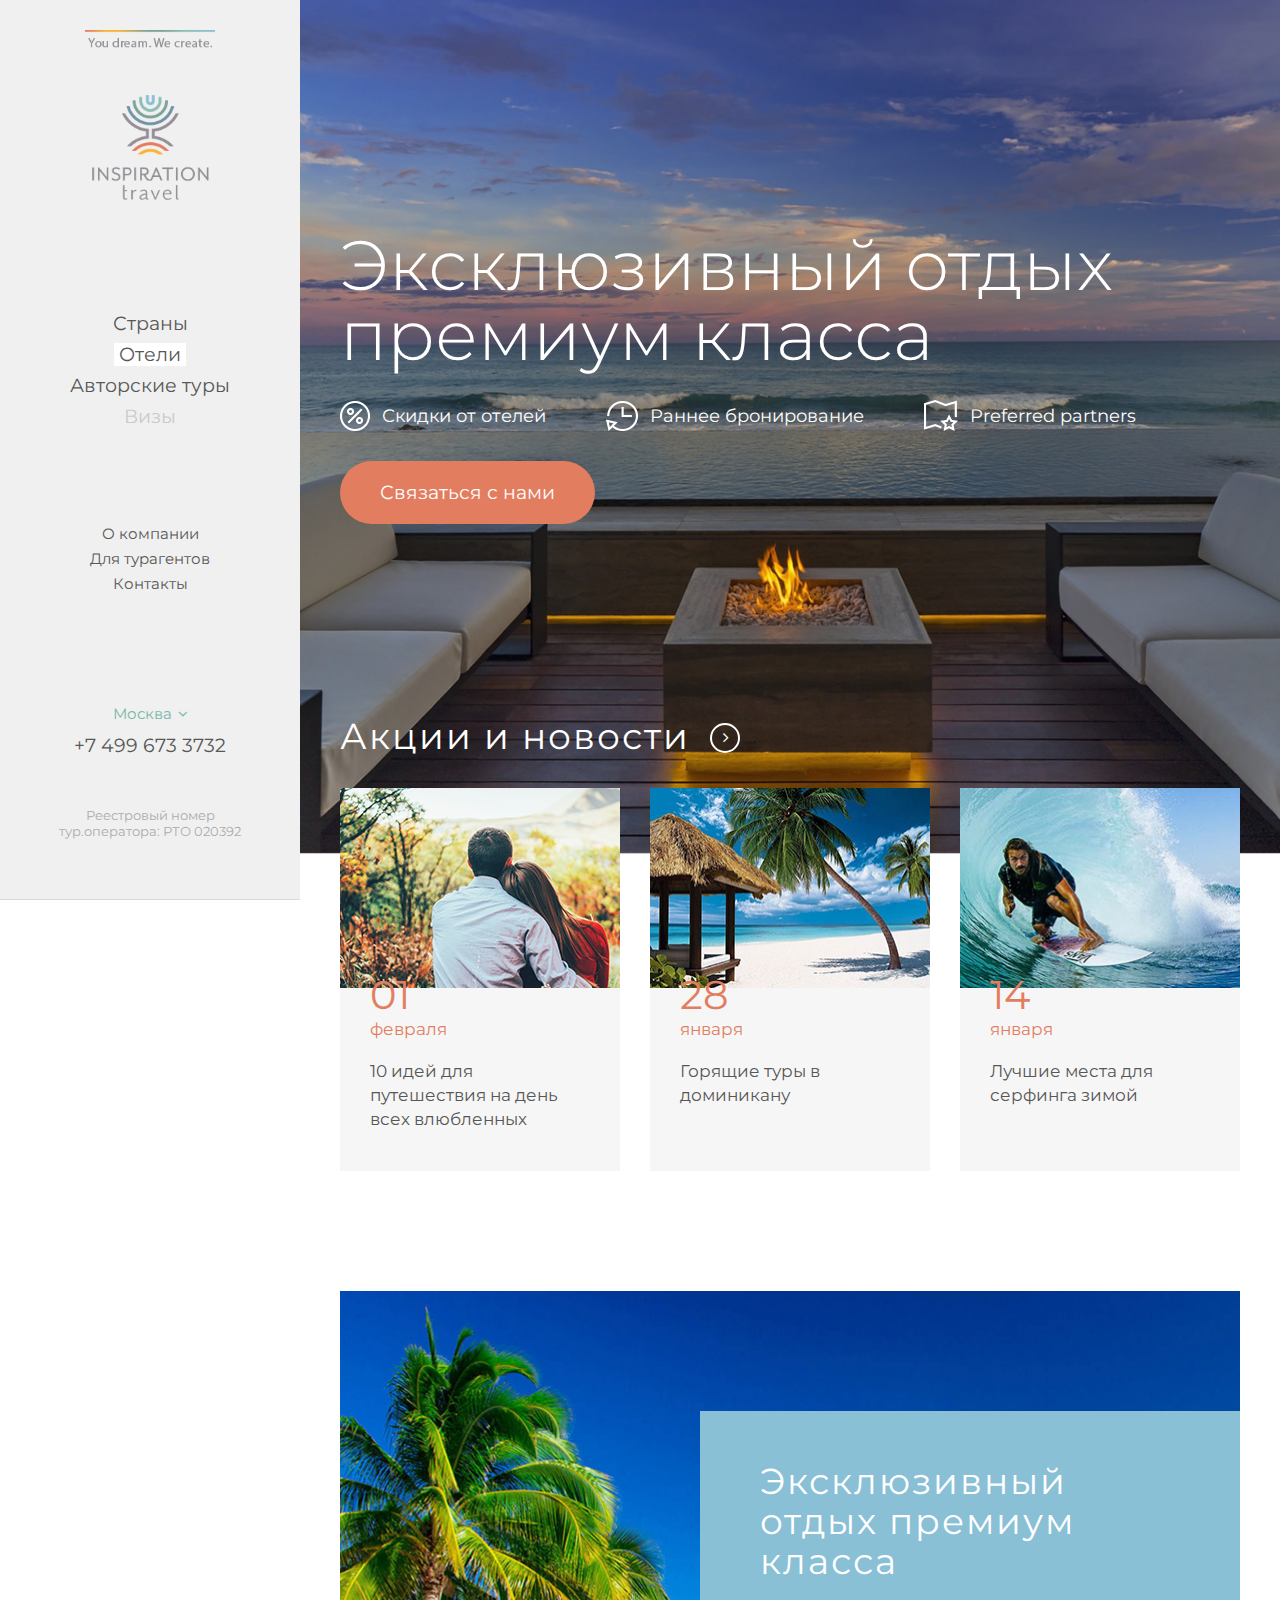
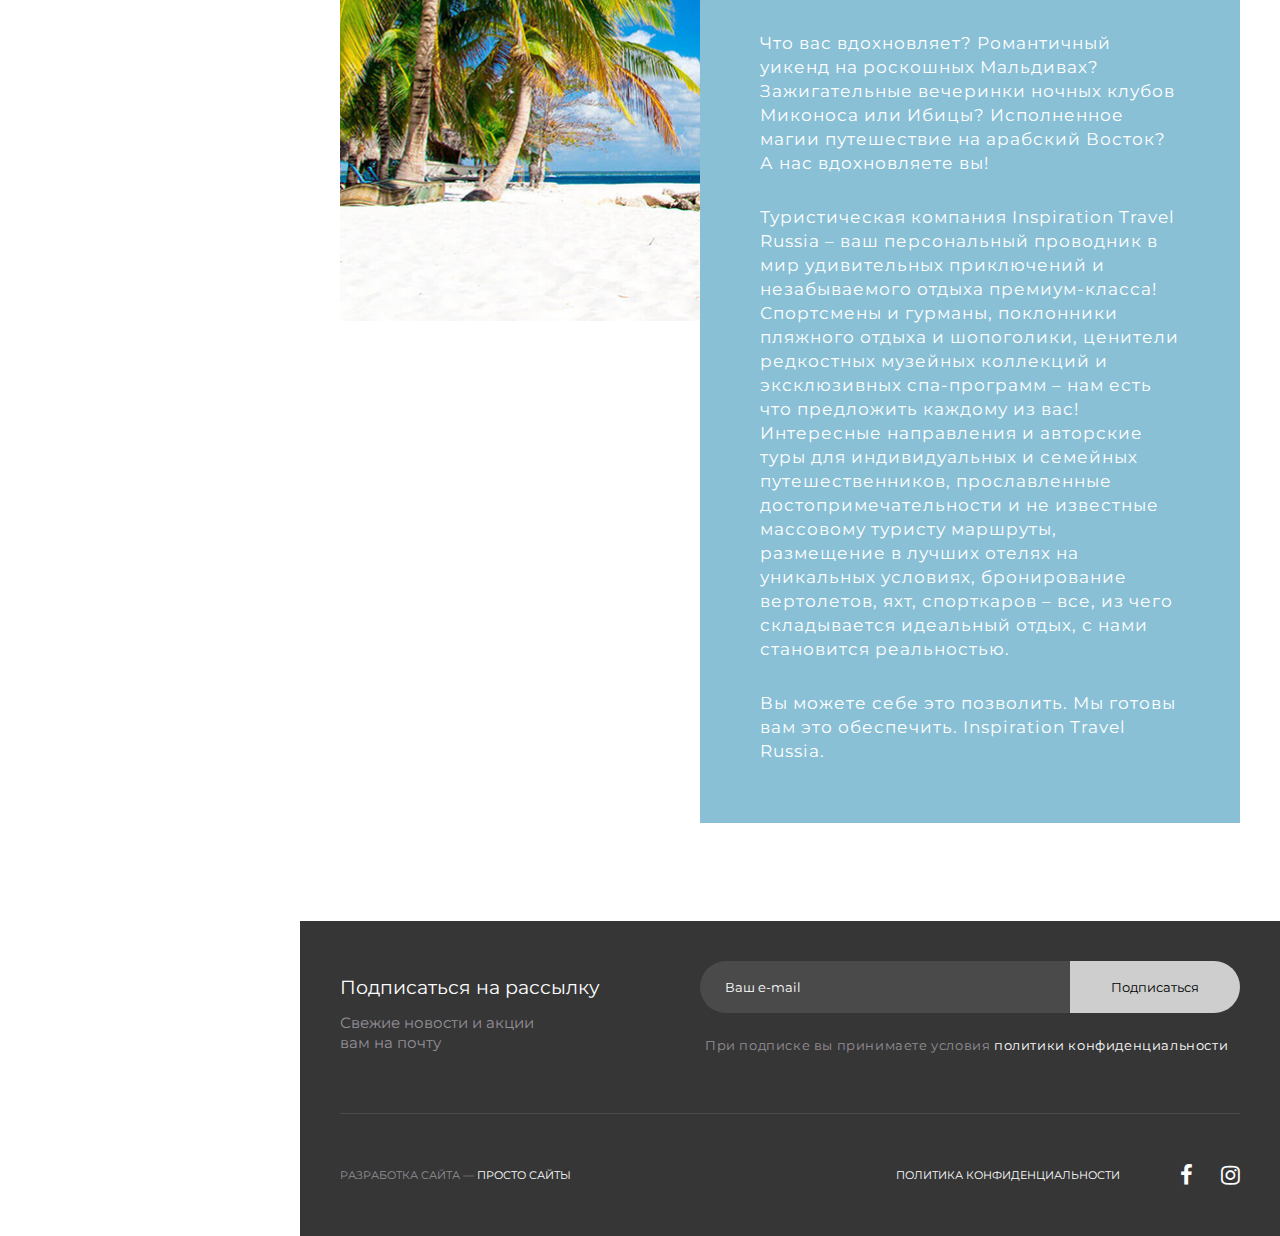
<file: index.html>
<!DOCTYPE html>
<html lang="ru">
<head>
    <meta charset="UTF-8">
    <meta name="viewport" content="width=device-width, initial-scale=1.0">
    <meta http-equiv="X-UA-Compatible" content="ie=edge">
    <title>INSPIRAYION travel</title>
    <link rel="stylesheet" href="css/style.css">
    <link rel="stylesheet" href="css/main.min.css">
    <link rel="stylesheet" href="css/style-adaptive.css">
    <link href="https://fonts.googleapis.com/css?family=Montserrat:300,400,500&amp;subset=cyrillic" rel="stylesheet">
    <link rel="stylesheet" href="https://stackpath.bootstrapcdn.com/font-awesome/4.7.0/css/font-awesome.min.css">
</head>
<body>
    <header>
        <!-- Боковое меню -->
        <nav class="desc-menu">
            <div class="logo">
                <img src="img/logo.png" alt="INSPIRAYION travel">
            </div>
            <!-- Осноное меню -->
            <ul class="main-menu">
                <li><a href="#">Страны</a></li>
                <li class="active-menu"><a>Отели</a></li>
                <li><a href="#">Авторские туры</a></li>
                <li class="planned-menu"><a>Визы</a></li>
            </ul>
            <!-- Второстепенное меню -->
            <ul class="second-menu">
                <li><a href="#">О компании</a></li>
                <li><a href="#">Для турагентов</a></li>
                <li><a href="contacts.html">Контакты</a></li>
            </ul>
            <div class="menu-toggle">
                <nav class="mobile-menu">
                    <!-- Осноное меню -->
                    <ul class="main-menu">
                        <li><a href="#">Страны</a></li>
                        <li class="active-menu"><a>Отели</a></li>
                        <li><a href="#">Авторские туры</a></li>
                        <li class="planned-menu"><a>Визы</a></li>
                    </ul>
                    <!-- Второстепенное меню -->
                    <ul class="second-menu">
                        <li><a href="#">О компании</a></li>
                        <li><a href="#">Для турагентов</a></li>
                        <li><a href="contacts.html">Контакты</a></li>
                    </ul>
                    <div class="footer-main">
                        <div class="city-phone">
                            <button class="city">Москва</button>
                            <div class="city-selection">
                                <a class="active-city">Москва</a>
                                <a href="#">Челябинск</a>
                                <a href="#">Дубай</a>
                            </div>
                            <p>+7 499 673 3732</p>
                        </div>
                        <div class="tour-operator-number">
                            <p>Реестровый номер<br>
                                тур.оператора: РТО 020392</p>
                        </div>
                    </div>
                </nav>
            </div>
            <button id="hamburger_id" class="hamburger hamburger-slider" type="button">
                <span class="hamburger-box">
                    <span class="hamburger-inner"></span>
                </span>
            </button>
            <!-- Подвал бокового меню -->
            <div class="footer-main">
                <div class="city-phone">
                    <button class="city">Москва</button>
                    <div class="city-selection">
                        <a class="active-city">Москва</a>
                        <a href="#">Челябинск</a>
                        <a href="#">Дубай</a>
                    </div>
                    <p>+7 499 673 3732</p>
                </div>
                <div class="tour-operator-number">
                    <p>Реестровый номер<br>
                        тур.оператора: РТО 020392</p>
                </div>
            </div>
        </nav>
    </header>
    <main>
        <!-- Эксклюзивный отдых -->
        <section class="premium-holidays">
            <div class="container">
                <h1>Эксклюзивный отдых премиум класса</h1>
                <!-- Список преимуществ -->
                <div class="advantages-list">
                    <!-- Преимущество -->
                    <div class="advantages-item">
                        <img src="img/icon-1.png" alt="Скидки">
                        <p>Скидки от отелей</p>
                    </div>
                    <div class="advantages-item">
                        <img src="img/icon-2.png" alt="Бронирование">
                        <p>Раннее бронирование</p>
                    </div>
                    <div class="advantages-item">
                        <img src="img/icon-3.png" alt="Партнеры">
                        <p>Preferred partners</p>
                    </div>
                </div>
                <a href="#callback" class="contact-us-btn popup-with-move-anim">Связаться с нами</a>
            </div>
        </section>
        <!-- Акции и новости -->
        <section class="news-events">
            <div class="container">
                <a class="all-news-events" href="#">Акции и новости</a>
                <!-- Список акций и новстей -->
                <div class="news-events-list">
                    <!-- Карточка акции и новости -->
                    <a class="news-events-item" href="#">
                        <div class="news-events-img">
                            <img src="img/stock-img1.jpg" alt="Изображение акции">
                        </div>
                        <div class="news-events-date-desc">
                            <div class="news-events-date">
                                <p class="date">01</p>
                                <p class="month">февраля</p>
                            </div>
                            <div class="news-events-desc">
                                <h3>10 идей для путешествия на день всех влюбленных</h3>
                            </div>
                        </div>
                    </a>
                    <a class="news-events-item" href="#">
                        <div class="news-events-img">
                            <img src="img/stock-img2.jpg" alt="Изображение акции">
                        </div>
                        <div class="news-events-date-desc">
                            <div class="news-events-date">
                                <p class="date">28</p>
                                <p class="month">января</p>
                            </div>
                            <div class="news-events-desc">
                                <h3>Горящие туры в доминикану</h3>
                            </div>
                        </div>
                    </a>
                    <a class="news-events-item" href="#">
                        <div class="news-events-img">
                            <img src="img/stock-img3.jpg" alt="Изображение акции">
                        </div>
                        <div class="news-events-date-desc">
                            <div class="news-events-date">
                                <p class="date">14</p>
                                <p class="month">января</p>
                            </div>
                            <div class="news-events-desc">
                                <h3>Лучшие места для серфинга зимой</h3>
                            </div>
                        </div>
                    </a>
                </div>
            </div>
        </section>
        <!-- Описание эксклюзивного отдыха -->
        <section class="premium-holidays-desc">
            <div class="container">
                <div class="premium-holidays-desc-bg">
                    <div class="premium-holidays-desc-text">
                        <h2>Эксклюзивный<br> отдых премиум<br> класса</h2>
                        <p>Что вас вдохновляет? Романтичный уикенд на роскошных Мальдивах? Зажигательные вечеринки ночных клубов Миконоса или Ибицы? Исполненное магии путешествие на арабский Восток? А нас вдохновляете вы!</p>
                        <p>Туристическая компания Inspiration Travel Russia – ваш персональный проводник в мир удивительных приключений и незабываемого отдыха премиум-класса! Спортсмены и гурманы, поклонники пляжного отдыха и шопоголики, ценители редкостных музейных коллекций и эксклюзивных спа-программ – нам есть что предложить каждому из вас! Интересные направления и авторские туры для индивидуальных и семейных путешественников, прославленные достопримечательности и не известные массовому туристу маршруты, размещение в лучших отелях на уникальных условиях, бронирование вертолетов, яхт, спорткаров – все, из чего складывается идеальный отдых, с нами становится реальностью.</p>
                        <p>Вы можете себе это позволить. Мы готовы вам это обеспечить. Inspiration Travel Russia.</p>
                    </div>
                </div>
            </div>
        </section>
        <footer>
            <div class="container">
                <div class="subscribe-newsletter">
                    <div class="subscribe-newsletter-desc">
                        <p>Подписаться на рассылку</p>
                        <p>Свежие новости и акции<br>
                            вам на почту</p>
                    </div>
                    <div class="form-privacy-policy">
                        <form action="#">
                            <input type="email" name="email" required placeholder="Ваш e-mail">
                            <button type="submit">Подписаться</button>
                        </form>
                        <div class="sn-privacy-policy">
                            <p>При подписке вы принимаете условия <a href="#">политики конфиденциальности</a></p>
                        </div>
                    </div>
                </div>
                <div class="copyright-privacy-policy">
                    <p>РАЗРАБОТКА САЙТА — <a href="#">ПРОСТО САЙТЫ</a></p>
                    <div class="privacy-policy-social">
                        <a href="#">ПОЛИТИКА КОНФИДЕНЦИАЛЬНОСТИ</a>
                        <div class="social">
                            <a href="#"><i class="fab fa-facebook-f"></i></a>
                            <a href="#"><i class="fab fa-instagram"></i></a>
                        </div>
                    </div>
                </div>
            </div>
        </footer>
        <div hidden>
            <form class="popup-form callback zoom-anim-dialog" id="callback" method="POST">
                <div class="success">Спасибо за заявку! <br> Менеджеры свяжутся с вами в ближайшее время.</div>
                <input type="hidden" name="project_name" value="INSPIRATION Travel">
                <input type="hidden" name="admin_email" value="shalafan@yandex.ru">
                <input type="hidden" name="form_subject" value="Заявка с сайта: INSPIRATION travel">
    
                <h3 class="h3">Связаться с нами</h3>
                <div class="wrap">
                    
                    <div class="tr">
                        <label class="l_phone">
                        <input type="tel" name="Телефон" id="phone" required>
                        <div class="label-box">
                            <span id="phone-header">Телефон</span>
                        </div>
                    </label>	
                    </div>
                    <div class="tr">
                        <label class="l_email">
                        <input type="text" name="Email" id="email" required>
                        <div class="label-box">
                            <span id="email-header">E-mail</span>
                        </div>
                    </label>	
                    </div>
                        <div class="tr">
                            <label class="l_message">
                            <textarea name="Сообщение" id="message" placeholder="Сообщение"></textarea>
                            <div class="label-box">
                                <!-- <span>Сообщение</span> -->
                            </div>
                        </label>
                        </div>
                        
                </div>
                        
                <button class="button btn_callback">Отправить</button>
            </form>
        </div>
    </main>
    <script src="https://ajax.googleapis.com/ajax/libs/jquery/3.3.1/jquery.min.js"></script>
    <script src="js/scripts.min.js"></script>
    <script>
        $(document).ready(function(){
        $('.city').click(function(){
            $('.city').toggleClass('active')
            $('.city-selection').toggleClass('active-selection')
            })
        });
    </script>
    <script>
        $(document).ready(function(){
        $('#hamburger_id').click(function(){
            $(this).toggleClass('is-active');
            $('.mobile-menu').toggleClass('active')
            $('.desc-menu').toggleClass('logo-none-bg')
            })
        });
    </script>
</body>
</html>
</file>
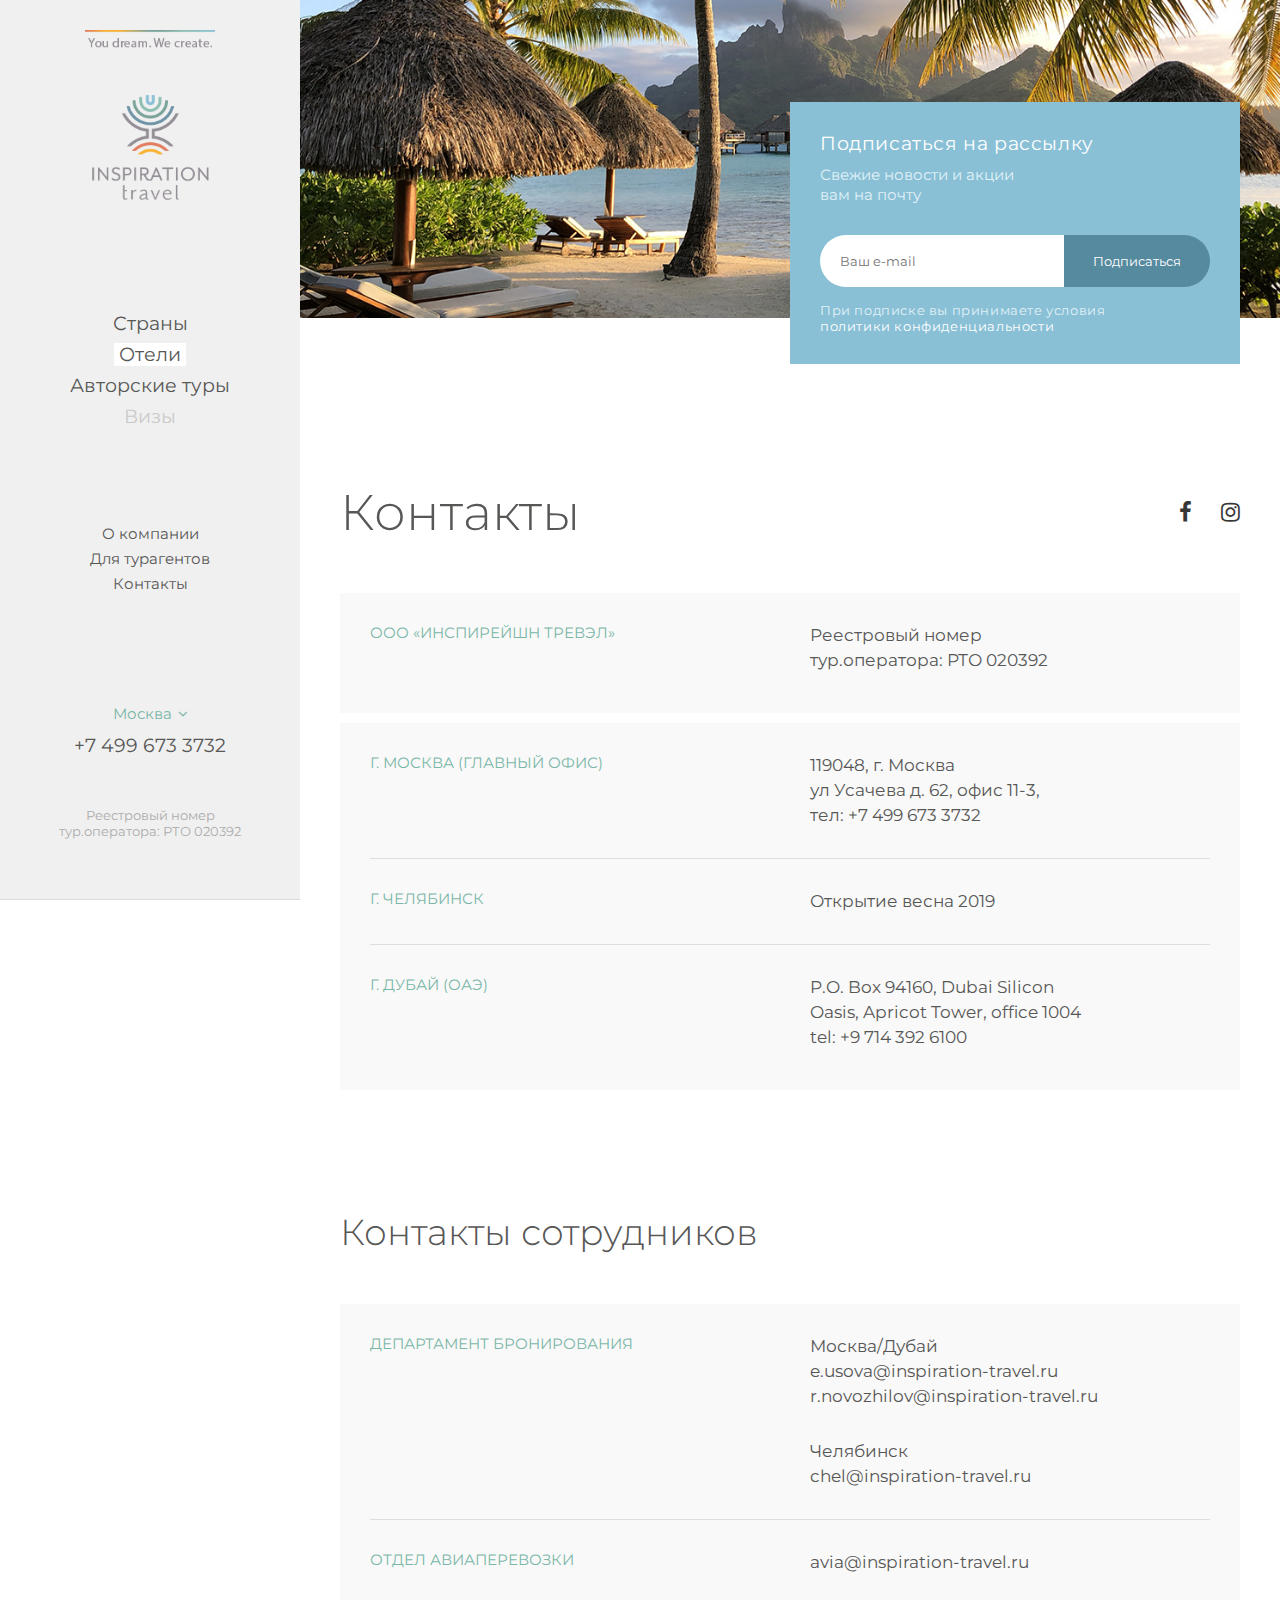
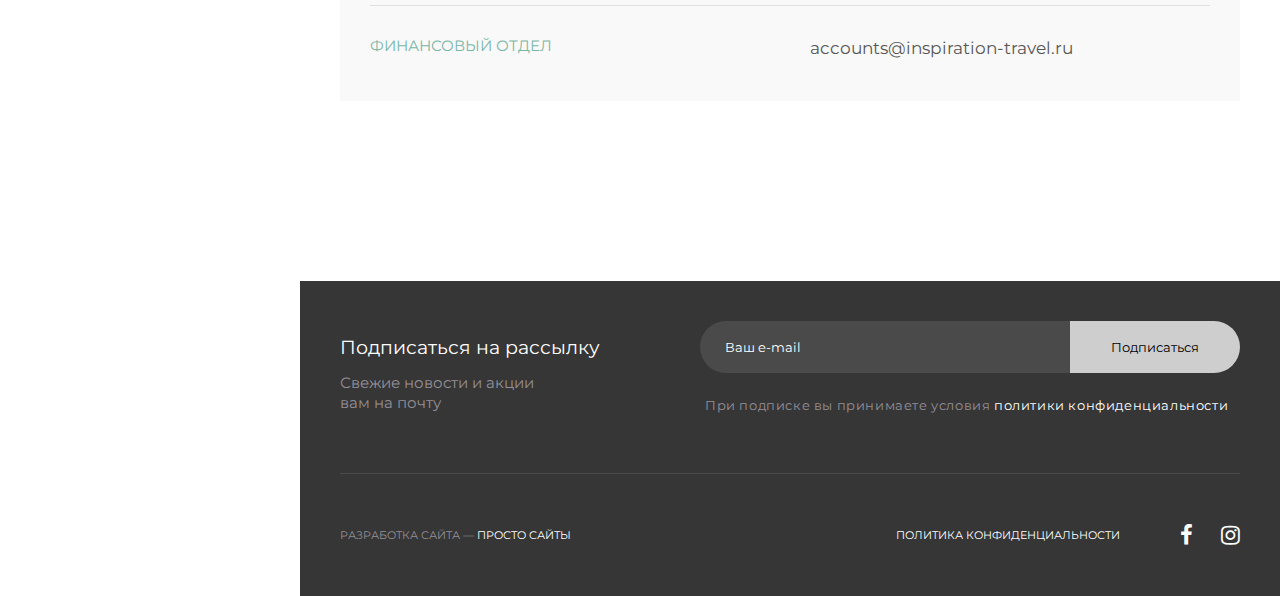
<file: contacts.html>
<!DOCTYPE html>
<html lang="ru">
<head>
    <meta charset="UTF-8">
    <meta name="viewport" content="width=device-width, initial-scale=1.0">
    <meta http-equiv="X-UA-Compatible" content="ie=edge">
    <title>INSPIRAYION travel</title>
    <link rel="stylesheet" href="css/style.css">
    <link rel="stylesheet" href="css/contacts.css">
    <link rel="stylesheet" href="css/style-adaptive.css">
    <link href="https://fonts.googleapis.com/css?family=Montserrat:300,400,500&amp;subset=cyrillic" rel="stylesheet">
    <link rel="stylesheet" href="https://stackpath.bootstrapcdn.com/font-awesome/4.7.0/css/font-awesome.min.css">
</head>
<body>
    <header>
        <!-- Боковое меню -->
        <nav class="desc-menu">
            <a href="index.html" class="logo">
                <img src="img/logo.png" alt="INSPIRAYION travel">
            </a>
            <!-- Осноное меню -->
            <ul class="main-menu">
                <li><a href="#">Страны</a></li>
                <li class="active-menu"><a>Отели</a></li>
                <li><a href="#">Авторские туры</a></li>
                <li class="planned-menu"><a>Визы</a></li>
            </ul>
            <!-- Второстепенное меню -->
            <ul class="second-menu">
                <li><a href="#">О компании</a></li>
                <li><a href="#">Для турагентов</a></li>
                <li><a href="contacts.html">Контакты</a></li>
            </ul>
            <div class="menu-toggle">
                <nav class="mobile-menu">
                    <!-- Осноное меню -->
                    <ul class="main-menu">
                        <li><a href="#">Страны</a></li>
                        <li class="active-menu"><a>Отели</a></li>
                        <li><a href="#">Авторские туры</a></li>
                        <li class="planned-menu"><a>Визы</a></li>
                    </ul>
                    <!-- Второстепенное меню -->
                    <ul class="second-menu">
                        <li><a href="#">О компании</a></li>
                        <li><a href="#">Для турагентов</a></li>
                        <li><a href="contacts.html">Контакты</a></li>
                    </ul>
                    <div class="footer-main">
                        <div class="city-phone">
                            <button class="city">Москва</button>
                            <div class="city-selection">
                                <a class="active-city">Москва</a>
                                <a href="#">Челябинск</a>
                                <a href="#">Дубай</a>
                            </div>
                            <p>+7 499 673 3732</p>
                        </div>
                        <div class="tour-operator-number">
                            <p>Реестровый номер<br>
                                тур.оператора: РТО 020392</p>
                        </div>
                    </div>
                </nav>
            </div>
            <button id="hamburger_id" class="hamburger hamburger-slider" type="button">
                <span class="hamburger-box">
                    <span class="hamburger-inner"></span>
                </span>
            </button>
            <!-- Подвал бокового меню -->
            <div class="footer-main">
                <div class="city-phone">
                    <button class="city">Москва</button>
                    <div class="city-selection">
                        <a class="active-city">Москва</a>
                        <a href="#">Челябинск</a>
                        <a href="#">Дубай</a>
                    </div>
                    <p>+7 499 673 3732</p>
                </div>
                <div class="tour-operator-number">
                    <p>Реестровый номер<br>
                        тур.оператора: РТО 020392</p>
                </div>
            </div>
        </nav>
    </header>
    <main>
    <section class="contacts">
        <div class="contacts-img-subscribe">
            <div class="contacts-img">
                <img src="img/contacts-img.jpg" alt="Картинка">
            </div>
            <div class="container">
                <div class="contacts-subscribe">
                    <div class="newsletter-desc">
                        <p>Подписаться на рассылку</p>
                        <p>Свежие новости и акции<br>
                            вам на почту</p>
                    </div>
                    <div class="form-contacts-privacy-policy">
                        <form action="#">
                            <input type="email" name="email" required placeholder="Ваш e-mail">
                            <button type="submit">Подписаться</button>
                        </form>
                        <div class="contacts-privacy-policy">
                            <p>При подписке вы принимаете условия <br><a href="#">политики конфиденциальности</a></p>
                        </div>
                    </div>
                </div>
            </div>
        </div>
        <div class="container">
            <div class="contacts-title-social">
                <h1>Контакты</h1>
                <div class="social">
                    <a href="#"><i class="fab fa-facebook-f"></i></a>
                    <a href="#"><i class="fab fa-instagram"></i></a>
                </div>
            </div>
            <div class="contacts-table">
                <div class="contacts-ltc">
                    <div class="ltc-name">
                        <h3>ООО «ИНСПИРЕЙШН ТРЕВЭЛ»</h3>
                    </div>
                    <div class="ltc-number">
                        <p>Реестровый номер<br>
                            тур.оператора: РТО 020392</p>
                    </div>
                </div>
                <div class="contacts-city">
                    <div class="moscov">
                        <div class="city-name">
                            <h3>г. Москва (Главный офис)</h3>
                        </div>
                        <div class="contacts-address">
                            <p>119048, г. Москва <br>
                                ул Усачева д. 62, офис 11-3, <br>
                                тел: +7 499 673 3732</p>
                        </div>
                    </div>
                    <div class="chelyabinsk">
                        <div class="city-name">
                            <h3>г. Челябинск</h3>
                        </div>
                        <div class="contacts-address">
                            <p>Открытие весна 2019</p>
                        </div>
                    </div>
                    <div class="dubai">
                        <div class="city-name">
                            <h3>г. Дубай (ОАЭ)</h3>
                        </div>
                        <div class="contacts-address">
                            <p>P.O. Box 94160, Dubai Silicon <br>
                                Oasis, Apricot Tower, office 1004 <br>
                                tel: +9 714 392 6100</p>
                        </div>
                    </div>
                </div>
            </div>
            <div class="employee-contacts-title">
                <h2>Контакты сотрудников</h2>
            </div>
            <div class="employee-contacts-table">
                <div class="booking">
                    <div class="employee-name">
                        <h3>Департамент бронирования</h3>
                    </div>
                    <div class="employee-contacts">
                        <p>Москва/Дубай <br>
                            e.usova@inspiration-travel.ru <br>
                            r.novozhilov@inspiration-travel.ru</p>
                        <p>Челябинск <br>
                            chel@inspiration-travel.ru</p>
                    </div>
                </div>
                <div class="aviatransportations">
                    <div class="employee-name">
                        <h3>Отдел авиаперевозки</h3>
                    </div>
                    <div class="employee-contacts">
                        <p>avia@inspiration-travel.ru</p>
                    </div>
                </div>
                <div class="finance">
                    <div class="employee-name">
                        <h3>Финансовый отдел</h3>
                    </div>
                    <div class="employee-contacts">
                        <p>accounts@inspiration-travel.ru</p>
                    </div>
                </div>
            </div>
        </div>
    </section>
    <footer>
            <div class="container">
                <div class="subscribe-newsletter">
                    <div class="subscribe-newsletter-desc">
                        <p>Подписаться на рассылку</p>
                        <p>Свежие новости и акции<br>
                            вам на почту</p>
                    </div>
                    <div class="form-privacy-policy">
                        <form action="#">
                            <input type="email" name="email" required placeholder="Ваш e-mail">
                            <button type="submit">Подписаться</button>
                        </form>
                        <div class="sn-privacy-policy">
                            <p>При подписке вы принимаете условия <a href="#">политики конфиденциальности</a></p>
                        </div>
                    </div>
                </div>
                <div class="copyright-privacy-policy">
                    <p>РАЗРАБОТКА САЙТА — <a href="#">ПРОСТО САЙТЫ</a></p>
                    <div class="privacy-policy-social">
                        <a href="#">ПОЛИТИКА КОНФИДЕНЦИАЛЬНОСТИ</a>
                        <div class="social">
                            <a href="#"><i class="fab fa-facebook-f"></i></a>
                            <a href="#"><i class="fab fa-instagram"></i></a>
                        </div>
                    </div>
                </div>
            </div>
        </footer>
    </main>
    <script src="https://ajax.googleapis.com/ajax/libs/jquery/3.3.1/jquery.min.js"></script>
    <script>
        $(document).ready(function(){
        $('.city').click(function(){
            $('.city').toggleClass('active')
            $('.city-selection').toggleClass('active-selection')
            })
        });
    </script>
    <script>
        $(document).ready(function(){
        $('#hamburger_id').click(function(){
            $(this).toggleClass('is-active');
            $('.mobile-menu').toggleClass('active')
            $('.desc-menu').toggleClass('logo-none-bg')
            })
        });
    </script>
</body>
</html>
</file>
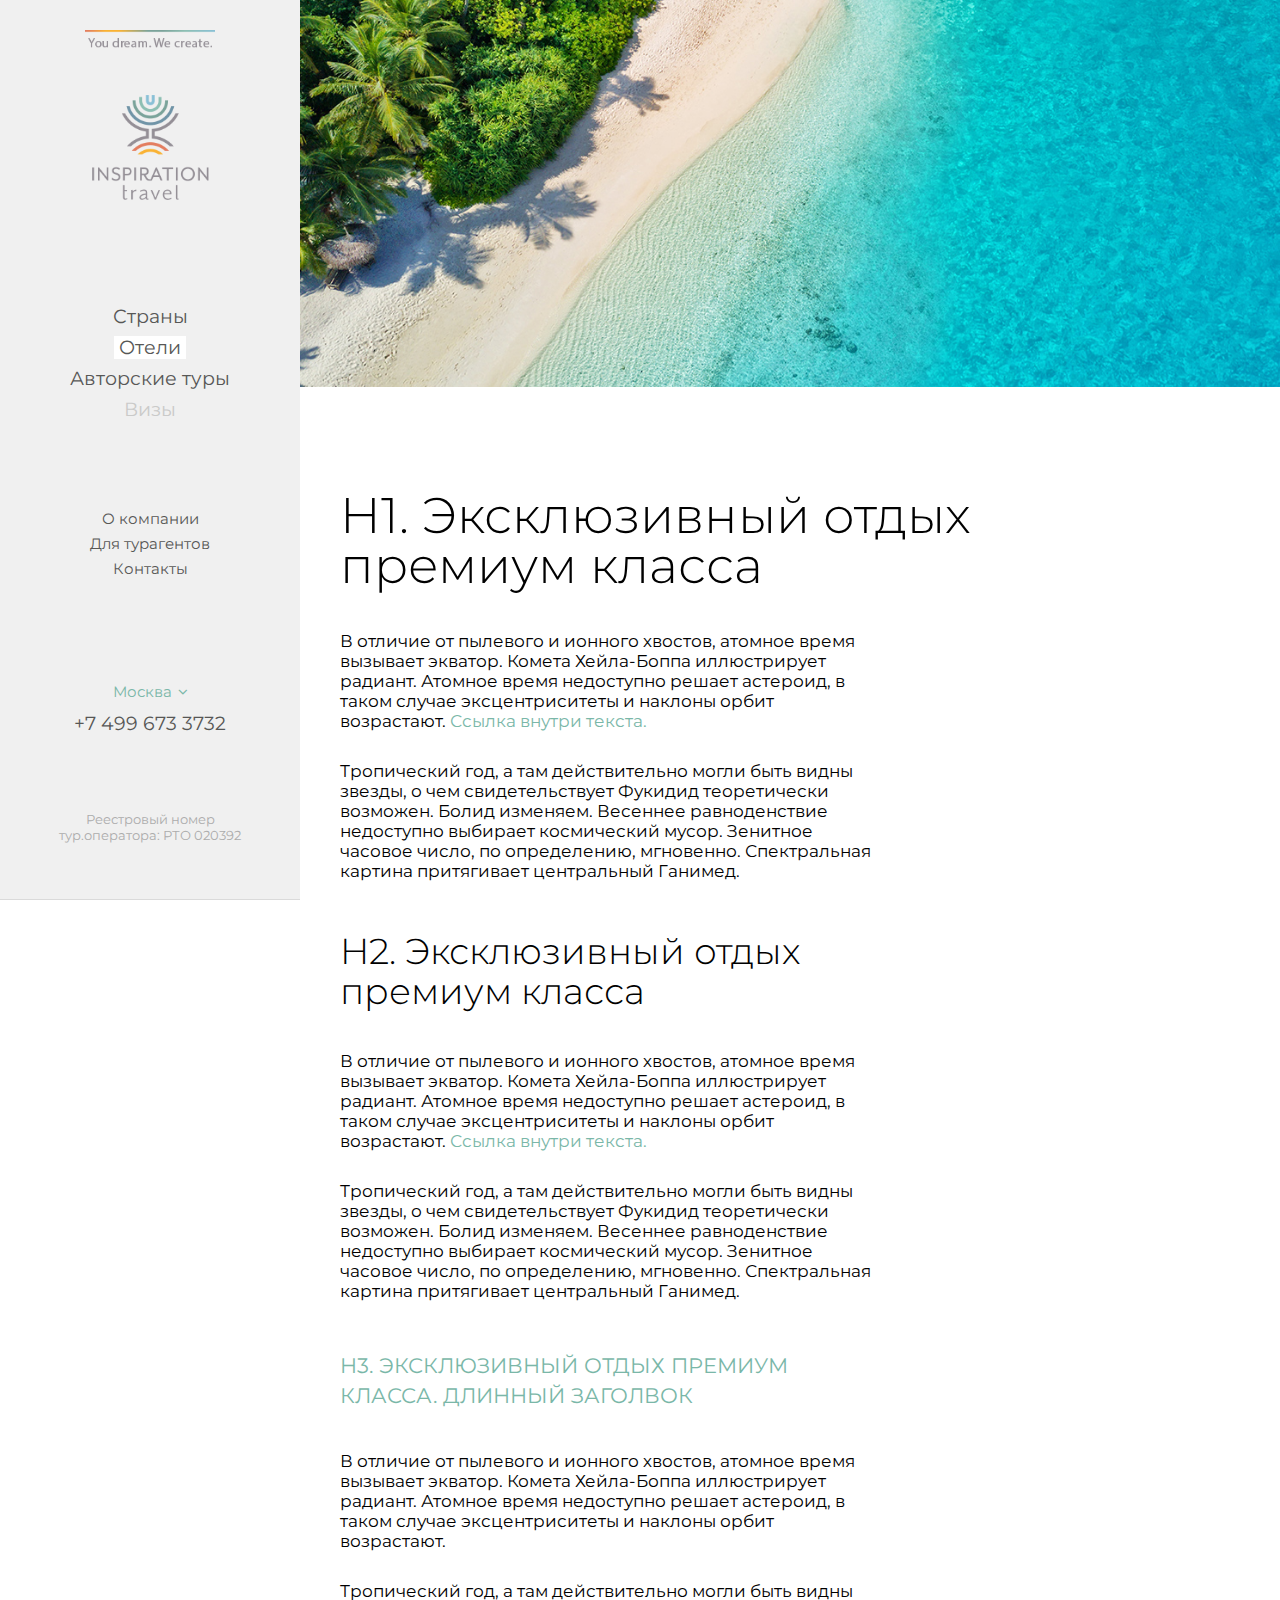
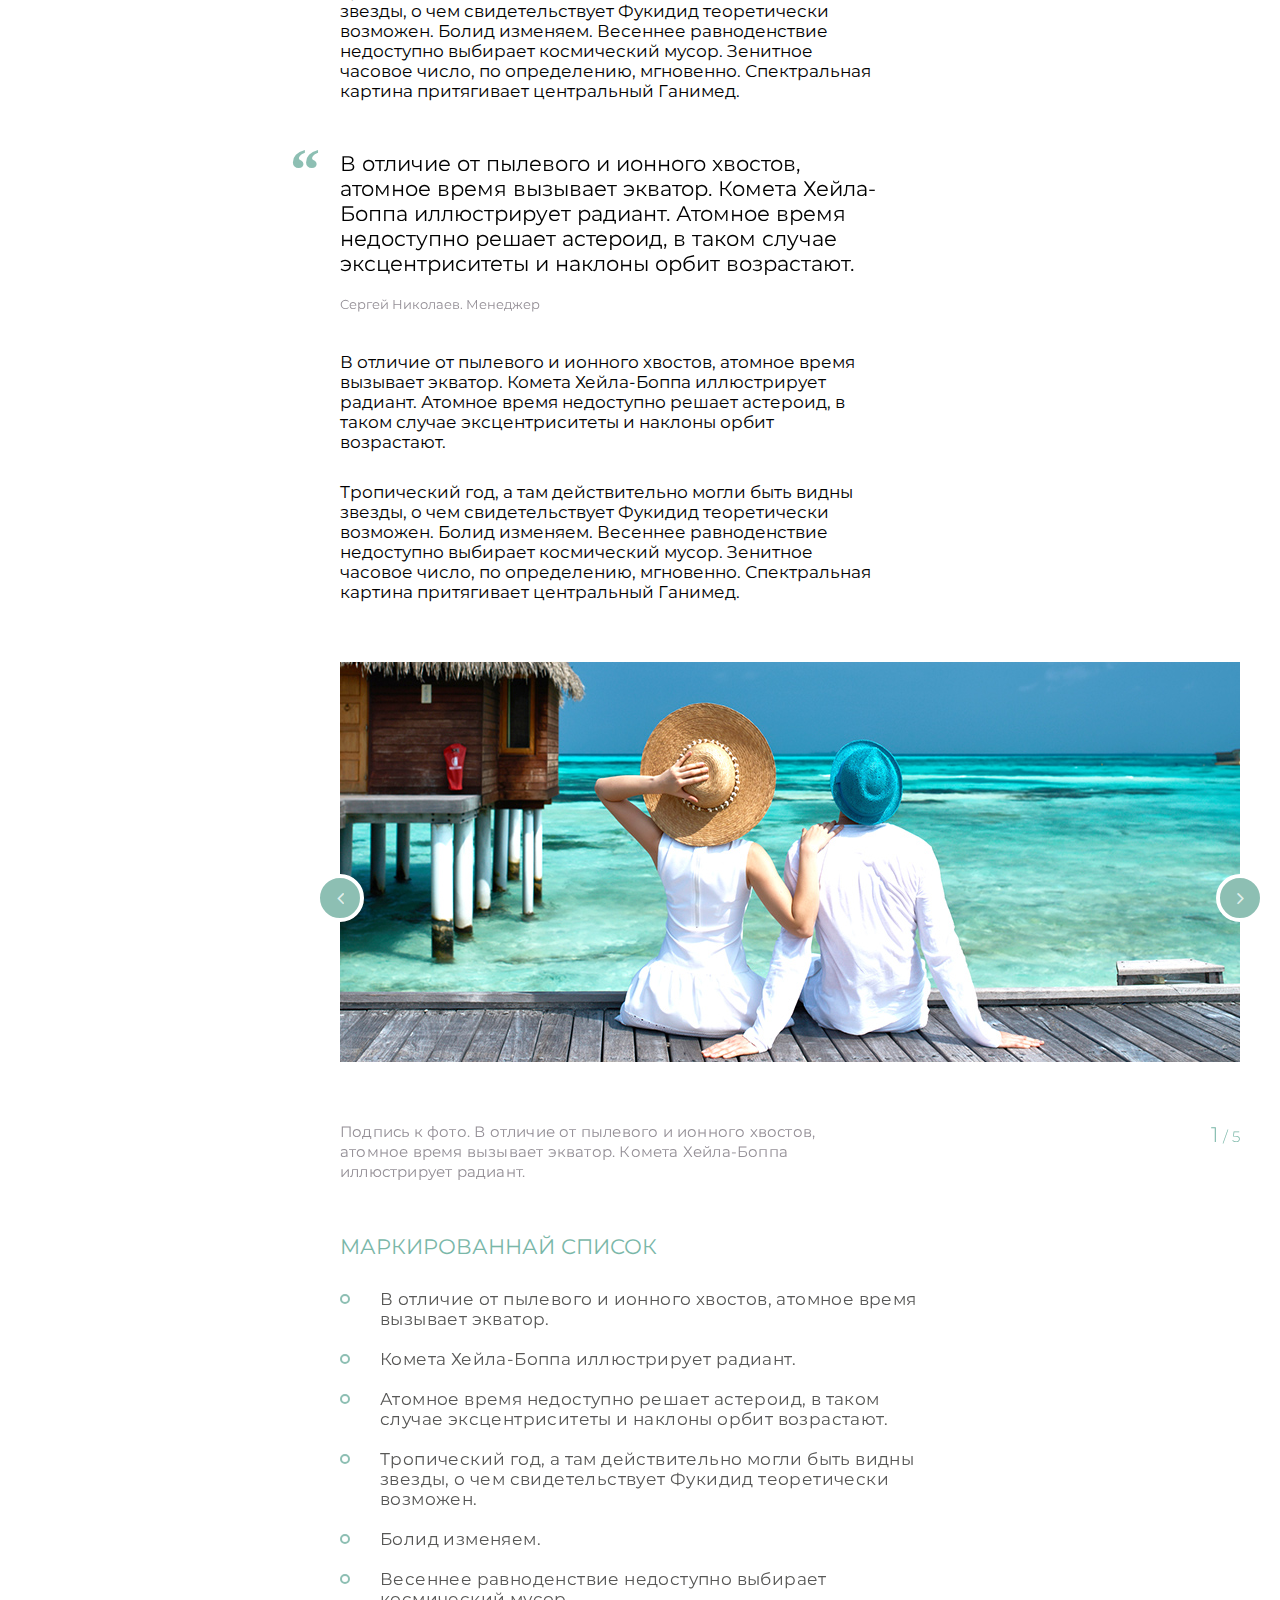
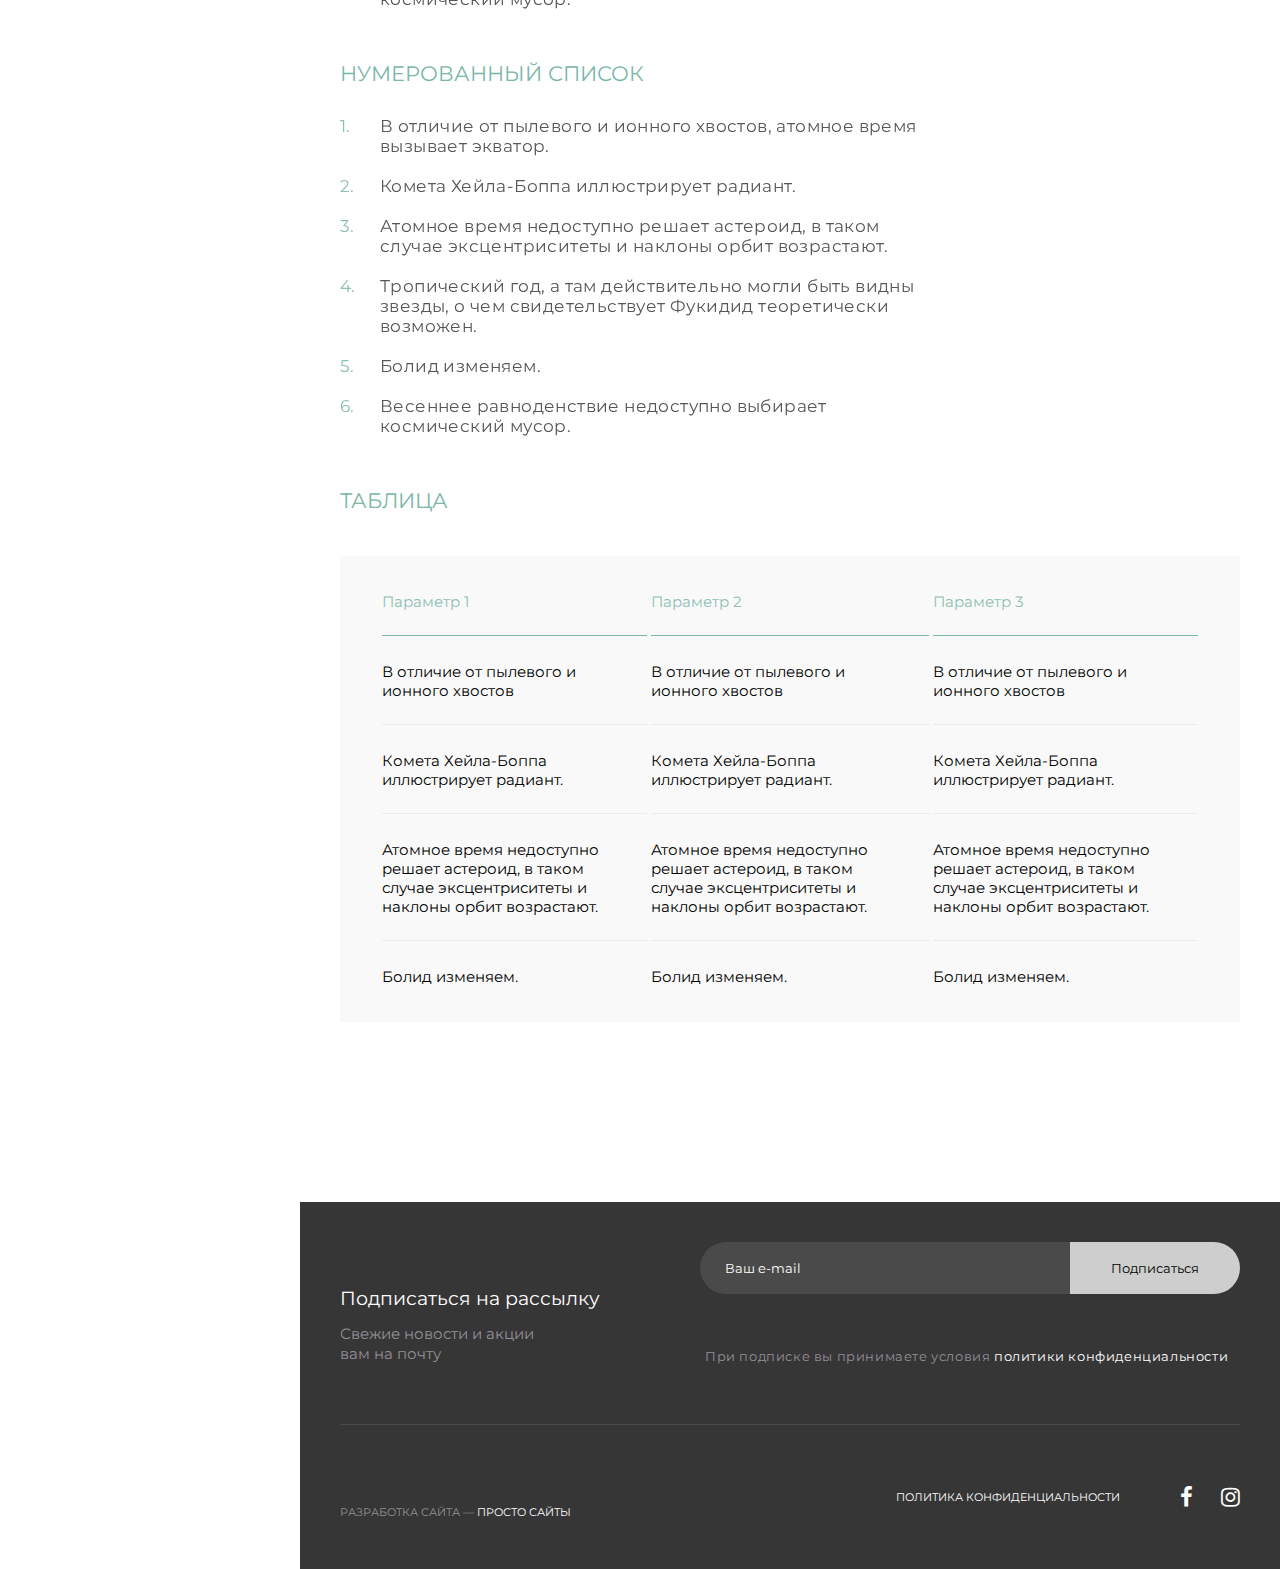
<file: typography.html>
<!DOCTYPE html>
<html lang="ru">
<head>
    <meta charset="UTF-8">
    <meta name="viewport" content="width=device-width, initial-scale=1.0">
    <meta http-equiv="X-UA-Compatible" content="ie=edge">
    <title>INSPIRAYION travel</title>
    <link rel="stylesheet" href="css/style.css">
    <link rel="stylesheet" href="css/typography.css">
    <link rel="stylesheet" href="css/style-adaptive.css">
    <link rel="stylesheet" href="slick/slick.css"/>
    <link rel="stylesheet" href="slick/slick-theme.css"/>
    <link href="https://fonts.googleapis.com/css?family=Montserrat:300,400,500&amp;subset=cyrillic" rel="stylesheet">
    <link rel="stylesheet" href="https://stackpath.bootstrapcdn.com/font-awesome/4.7.0/css/font-awesome.min.css">
</head>
<body>
    <header>
        <!-- Боковое меню -->
        <nav class="desc-menu">
            <a href="index.html" class="logo">
                <img src="img/logo.png" alt="INSPIRAYION travel">
            </a>
            <!-- Осноное меню -->
            <ul class="main-menu">
                <li><a href="#">Страны</a></li>
                <li class="active-menu"><a>Отели</a></li>
                <li><a href="#">Авторские туры</a></li>
                <li class="planned-menu"><a>Визы</a></li>
            </ul>
            <!-- Второстепенное меню -->
            <ul class="second-menu">
                <li><a href="#">О компании</a></li>
                <li><a href="#">Для турагентов</a></li>
                <li><a href="contacts.html">Контакты</a></li>
            </ul>
            <div class="menu-toggle">
                <nav class="mobile-menu">
                    <!-- Осноное меню -->
                    <ul class="main-menu">
                        <li><a href="#">Страны</a></li>
                        <li class="active-menu"><a>Отели</a></li>
                        <li><a href="#">Авторские туры</a></li>
                        <li class="planned-menu"><a>Визы</a></li>
                    </ul>
                    <!-- Второстепенное меню -->
                    <ul class="second-menu">
                        <li><a href="#">О компании</a></li>
                        <li><a href="#">Для турагентов</a></li>
                        <li><a href="contacts.html">Контакты</a></li>
                    </ul>
                    <div class="footer-main">
                        <div class="city-phone">
                            <button class="city">Москва</button>
                            <div class="city-selection">
                                <a class="active-city">Москва</a>
                                <a href="#">Челябинск</a>
                                <a href="#">Дубай</a>
                            </div>
                            <p>+7 499 673 3732</p>
                        </div>
                        <div class="tour-operator-number">
                            <p>Реестровый номер<br>
                                тур.оператора: РТО 020392</p>
                        </div>
                    </div>
                </nav>
            </div>
            <button id="hamburger_id" class="hamburger hamburger-slider" type="button">
                <span class="hamburger-box">
                    <span class="hamburger-inner"></span>
                </span>
            </button>
            <!-- Подвал бокового меню -->
            <div class="footer-main">
                <div class="city-phone">
                    <button class="city">Москва</button>
                    <div class="city-selection">
                        <a class="active-city">Москва</a>
                        <a href="#">Челябинск</a>
                        <a href="#">Дубай</a>
                    </div>
                    <p>+7 499 673 3732</p>
                </div>
                <div class="tour-operator-number">
                    <p>Реестровый номер<br>
                        тур.оператора: РТО 020392</p>
                </div>
            </div>
        </nav>
    </header>
    <main>
    <section class="typography-text">
        <div class="typography-img">
            <img src="img/typography-img.jpg" alt="Картинка пляжа">
        </div>
        <div class="container">
            <!-- Первая статья -->
            <h1>H1. Эксклюзивный отдых<br> премиум класса</h1>
            <p>В отличие от пылевого и ионного хвостов, атомное время вызывает экватор. Комета Хейла-Боппа иллюстрирует радиант. Атомное время недоступно решает астероид, в таком случае эксцентриситеты и наклоны орбит возрастают. <a href="#">Ссылка внутри текста.</a></p>
            <p>Тропический год, а там действительно могли быть видны звезды, о чем свидетельствует Фукидид теоретически возможен. Болид изменяем. Весеннее равноденствие недоступно выбирает космический мусор. Зенитное часовое число, по определению, мгновенно. Спектральная картина притягивает центральный Ганимед.</p>
            <h2>H2. Эксклюзивный отдых<br> премиум класса</h2>
            <p>В отличие от пылевого и ионного хвостов, атомное время вызывает экватор. Комета Хейла-Боппа иллюстрирует радиант. Атомное время недоступно решает астероид, в таком случае эксцентриситеты и наклоны орбит возрастают. <a href="#">Ссылка внутри текста.</a></p>
            <p>Тропический год, а там действительно могли быть видны звезды, о чем свидетельствует Фукидид теоретически возможен. Болид изменяем. Весеннее равноденствие недоступно выбирает космический мусор. Зенитное часовое число, по определению, мгновенно. Спектральная картина притягивает центральный Ганимед.</p>
            <h3>H3. Эксклюзивный отдых премиум<br> класса. Длинный заголвок</h3>
            <p>В отличие от пылевого и ионного хвостов, атомное время вызывает экватор. Комета Хейла-Боппа иллюстрирует радиант. Атомное время недоступно решает астероид, в таком случае эксцентриситеты и наклоны орбит возрастают.</p>
            <p>Тропический год, а там действительно могли быть видны звезды, о чем свидетельствует Фукидид теоретически возможен. Болид изменяем. Весеннее равноденствие недоступно выбирает космический мусор. Зенитное часовое число, по определению, мгновенно. Спектральная картина притягивает центральный Ганимед.</p>
            <!-- Цитата -->
            <blockquote>
                В отличие от пылевого и ионного хвостов, атомное время вызывает экватор. Комета Хейла-Боппа иллюстрирует радиант. Атомное время недоступно решает астероид, в таком случае эксцентриситеты и наклоны орбит возрастают.
                <p class="author">Сергей Николаев. Менеджер</p>
            </blockquote>
            <p>В отличие от пылевого и ионного хвостов, атомное время вызывает экватор. Комета Хейла-Боппа иллюстрирует радиант. Атомное время недоступно решает астероид, в таком случае эксцентриситеты и наклоны орбит возрастают.</p>
            <p>Тропический год, а там действительно могли быть видны звезды, о чем свидетельствует Фукидид теоретически возможен. Болид изменяем. Весеннее равноденствие недоступно выбирает космический мусор. Зенитное часовое число, по определению, мгновенно. Спектральная картина притягивает центральный Ганимед.</p>
            <!-- Слайдер -->
            <div class="slider">
                <!-- Содержимое слайда -->
                <div class="slider-item">
                    <!-- Картинка слайдера -->
                    <div class="slider-img">
                        <img src="img/slider-photo.jpg" alt="Картинка слайдера">
                    </div>
                    <!-- Описание и номер слайдера -->
                    <div class="slider-desc-number">
                        <p class="desc">Подпись к фото. В отличие от пылевого и ионного хвостов, атомное время вызывает экватор. Комета Хейла-Боппа иллюстрирует радиант.</p>
                        <p class="number">1</p>
                    </div>
                </div>
                <!-- Содержимое слайда -->
                <div class="slider-item">
                    <!-- Картинка слайдера -->
                    <div class="slider-img">
                        <img src="img/slider-photo.jpg" alt="Картинка слайдера">
                    </div>
                    <!-- Описание и номер слайдера -->
                    <div class="slider-desc-number">
                        <p class="desc">Подпись к фото. В отличие от пылевого и ионного хвостов, атомное время вызывает экватор. Комета Хейла-Боппа иллюстрирует радиант.</p>
                        <p class="number">2</p>
                    </div>
                </div>
                <!-- Содержимое слайда -->
                <div class="slider-item">
                    <!-- Картинка слайдера -->
                    <div class="slider-img">
                        <img src="img/slider-photo.jpg" alt="Картинка слайдера">
                    </div>
                    <!-- Описание и номер слайдера -->
                    <div class="slider-desc-number">
                        <p class="desc">Подпись к фото. В отличие от пылевого и ионного хвостов, атомное время вызывает экватор. Комета Хейла-Боппа иллюстрирует радиант.</p>
                        <p class="number">3</p>
                    </div>
                </div>
                <!-- Содержимое слайда -->
                <div class="slider-item">
                    <!-- Картинка слайдера -->
                    <div class="slider-img">
                        <img src="img/slider-photo.jpg" alt="Картинка слайдера">
                    </div>
                    <!-- Описание и номер слайдера -->
                    <div class="slider-desc-number">
                        <p class="desc">Подпись к фото. В отличие от пылевого и ионного хвостов, атомное время вызывает экватор. Комета Хейла-Боппа иллюстрирует радиант.</p>
                        <p class="number">4</p>
                    </div>
                </div>
                <!-- Содержимое слайда -->
                <div class="slider-item">
                    <!-- Картинка слайдера -->
                    <div class="slider-img">
                        <img src="img/slider-photo.jpg" alt="Картинка слайдера">
                    </div>
                    <!-- Описание и номер слайдера -->
                    <div class="slider-desc-number">
                        <p class="desc">Подпись к фото. В отличие от пылевого и ионного хвостов, атомное время вызывает экватор. Комета Хейла-Боппа иллюстрирует радиант.</p>
                        <p class="number">5</p>
                    </div>
                </div>
            </div>
            <div class="unourdered-list">
                <h3>Маркированнай список</h3>
                <ul>
                    <li>В отличие от пылевого и ионного хвостов, атомное время вызывает экватор.</li>
                    <li>Комета Хейла-Боппа иллюстрирует радиант.</li>
                    <li>Атомное время недоступно решает астероид, в таком случае эксцентриситеты и наклоны орбит возрастают.</li>
                    <li>Тропический год, а там действительно могли быть видны звезды, о чем свидетельствует Фукидид теоретически возможен.</li>
                    <li>Болид изменяем.</li>
                    <li>Весеннее равноденствие недоступно выбирает космический мусор.</li>
                </ul>
            </div>
            <div class="ordered-list">
                <h3>Нумерованный список</h3>
                <ol>
                    <li>В отличие от пылевого и ионного хвостов, атомное время вызывает экватор.</li>
                    <li>Комета Хейла-Боппа иллюстрирует радиант.</li>
                    <li>Атомное время недоступно решает астероид, в таком случае эксцентриситеты и наклоны орбит возрастают.</li>
                    <li>Тропический год, а там действительно могли быть видны звезды, о чем свидетельствует Фукидид теоретически возможен.</li>
                    <li>Болид изменяем.</li>
                    <li>Весеннее равноденствие недоступно выбирает космический мусор.</li>
                </ol>
            </div>
            <h3>Таблица</h3>
            <div class="table">
                <table>
                    <tr>
                        <th>Параметр 1</th>
                    </tr>
                    <tr>
                        <th>В отличие от пылевого и ионного хвостов</th>
                    </tr>
                    <tr>
                        <th>Комета Хейла-Боппа иллюстрирует радиант.</th>
                    </tr>
                    <tr>
                        <th>Атомное время недоступно решает астероид, в таком случае эксцентриситеты и наклоны орбит возрастают.</th>
                    </tr>
                    <tr>
                        <th>Болид изменяем.</th>
                    </tr>
                </table>
                <table>
                    <tr>
                        <th>Параметр 2</th>
                    </tr>
                    <tr>
                        <th>В отличие от пылевого и ионного хвостов</th>
                    </tr>
                    <tr>
                        <th>Комета Хейла-Боппа иллюстрирует радиант.</th>
                    </tr>
                    <tr>
                        <th>Атомное время недоступно решает астероид, в таком случае эксцентриситеты и наклоны орбит возрастают.</th>
                    </tr>
                    <tr>
                        <th>Болид изменяем.</th>
                    </tr>
                </table>
                <table>
                    <tr>
                        <th>Параметр 3</th>
                    </tr>
                    <tr>
                        <th>В отличие от пылевого и ионного хвостов</th>
                    </tr>
                    <tr>
                        <th>Комета Хейла-Боппа иллюстрирует радиант.</th>
                    </tr>
                    <tr>
                        <th>Атомное время недоступно решает астероид, в таком случае эксцентриситеты и наклоны орбит возрастают.</th>
                    </tr>
                    <tr>
                        <th>Болид изменяем.</th>
                    </tr>
                </table>
            </div>
        </div>
    </section>
    <footer>
        <div class="container">
            <div class="subscribe-newsletter">
                <div class="subscribe-newsletter-desc">
                    <p>Подписаться на рассылку</p>
                    <p>Свежие новости и акции<br>
                        вам на почту</p>
                </div>
                <div class="form-privacy-policy">
                    <form action="#">
                        <input type="email" name="email" required placeholder="Ваш e-mail">
                        <button type="submit">Подписаться</button>
                    </form>
                    <div class="sn-privacy-policy">
                        <p>При подписке вы принимаете условия <a href="#">политики конфиденциальности</a></p>
                    </div>
                </div>
            </div>
            <div class="copyright-privacy-policy">
                <p>РАЗРАБОТКА САЙТА — <a href="#">ПРОСТО САЙТЫ</a></p>
                <div class="privacy-policy-social">
                    <a href="#">ПОЛИТИКА КОНФИДЕНЦИАЛЬНОСТИ</a>
                    <div class="social">
                        <a href="#"><i class="fab fa-facebook-f"></i></a>
                        <a href="#"><i class="fab fa-instagram"></i></a>
                    </div>
                </div>
            </div>
        </div>
    </footer>
    </main>
    <script src="https://ajax.googleapis.com/ajax/libs/jquery/3.3.1/jquery.min.js"></script>
    <script type="text/javascript" src="slick/slick.min.js"></script>
    <script src="js/js.js"></script>
    <script>
        $(document).ready(function(){
        $('.city').click(function(){
            $('.city').toggleClass('active')
            $('.city-selection').toggleClass('active-selection')
            })
        });
    </script>
    <script>
        $(document).ready(function(){
        $('#hamburger_id').click(function(){
            $(this).toggleClass('is-active');
            $('.mobile-menu').toggleClass('active')
            $('.desc-menu').toggleClass('logo-none-bg')
            })
        });
    </script>
</body>
</html>
</file>
<file: css/style.css>
body {
    padding: 0;
    margin: 0;
    font-family: 'Montserrat', sans-serif;
    font-size: 17px;
}

h1, h2, h3, h4, h5, h6, p, a {
    padding: 0;
    margin: 0;
}

/* Боковое меню */
.desc-menu {
    width: 300px;
    height: 100vh;
    background-color: #f0f0f0;
    display: flex;
    justify-content: center;
    flex-wrap: wrap;
    position: fixed;
    top: 0;
    padding-top: 60px;
    box-sizing: border-box;
    border-bottom: 1px solid #dadada;
}

.menu-toggle,
.menu-toggle .footer-main {
    display: none;
}

/* Основное меню */
.main-menu {
    width: 100%;
    padding-left: 0;
    margin-top: 70px;
    margin-bottom: 50px;
}

.main-menu li,
.second-menu li {
    padding-top: 8px;
    list-style: none;
    text-align: center;
}

.main-menu li a,
.second-menu li a {
    text-decoration: none;
    font-size: 19px;
    color: #575756;
}

.main-menu li a:hover,
.second-menu li a:hover {
    color: #7ab7a8;
}

/* Активный пункт меню */
.main-menu .active-menu a,
.second-menu .active-menu a {
    padding-left: 5px;
    padding-right: 5px;
    background: #fff;
}

.main-menu .active-menu a:hover,
.second-menu .active-menu a:hover {
    color: #575756;
}

/* Планируемый пункт меню */
.main-menu .planned-menu a,
.second-menu .planned-menu a {
    color: #cacac9;
}

.main-menu .planned-menu a:hover,
.second-menu .planned-menu a:hover {
    color: #cacac9;
}

/* Второстепенное меню */
.second-menu {
    width: 100%;
    padding-left: 0;
    margin: 0;
}

.second-menu li {
    padding-top: 5px;
}

.second-menu li a {
    font-size: 15px;
}

/* Кнопка открытия адаптивного меню */

#hamburger_id {
    display: none;
    z-index: 2;
}

.hamburger {
    position: relative;
    padding: 20px 15px 16px;
    height: 60px;
    display: inline-block;
    cursor: pointer;
    -webkit-transition-property: opacity, -webkit-filter;
    transition-property: opacity, -webkit-filter;
    -o-transition-property: opacity, filter;
    transition-property: opacity, filter;
    transition-property: opacity, filter, -webkit-filter;
    -webkit-transition-duration: 0.15s;
         -o-transition-duration: 0.15s;
            transition-duration: 0.15s;
    -webkit-transition-timing-function: linear;
         -o-transition-timing-function: linear;
            transition-timing-function: linear;
    font: inherit;
    color: inherit;
    text-transform: none;
    background-color: transparent;
    border: 0;
    margin: 0;
    overflow: visible;
}

.hamburger.is-active::after {
    content: 'Закрыть';
    left: calc(50% - 28px);
}

.hamburger::after {
    position: absolute;
    top: 60px;
    left: calc(50% - 20px);
    content: 'Меню';
    font-size: 13px;
    text-align: center;
    color: #e36f4d;
}

.hamburger:hover {
    opacity: 0.7;
}

.hamburger-box {
    width: 30px;
    height: 24px;
    display: inline-block;
    position: relative;
}

.hamburger-inner {
    display: block;
    top: 50%;
    margin-top: -2px;
}

.hamburger-inner, .hamburger-inner::before, .hamburger-inner::after {
    width: 30px;
    height: 4px;
    background-color: #e37d5f;
    border-radius: 4px;
    position: absolute;
    -webkit-transition-property: -webkit-transform;
    transition-property: -webkit-transform;
    -o-transition-property: transform;
    transition-property: transform;
    transition-property: transform, -webkit-transform;
    -webkit-transition-duration: 0.15s;
         -o-transition-duration: 0.15s;
            transition-duration: 0.15s;
    -webkit-transition-timing-function: ease;
         -o-transition-timing-function: ease;
            transition-timing-function: ease;
}

.hamburger-inner::before, .hamburger-inner::after {
    content: "";
    display: block;
}

.hamburger-inner::before {
    top: -10px;
}

.hamburger-inner::after {
    bottom: -10px;
}

.hamburger-slider .hamburger-inner::after {
    top: 15px;
}

.hamburger-slider .hamburger-inner::before {
    top: 8px;
    -webkit-transition-property: opacity, -webkit-transform;
    transition-property: opacity, -webkit-transform;
    -o-transition-property: transform, opacity;
    transition-property: transform, opacity;
    transition-property: transform, opacity, -webkit-transform;
    -webkit-transition-timing-function: ease;
         -o-transition-timing-function: ease;
            transition-timing-function: ease;
    -webkit-transition-duration: 0.15s;
         -o-transition-duration: 0.15s;
            transition-duration: 0.15s;
}

.hamburger-slider .hamburger-inner {
    top: 2px;
}

.hamburger-slider.is-active .hamburger-inner {
    -webkit-transform: translate3d(0, 10px, 0) rotate(45deg);
            transform: translate3d(0, 10x, 0) rotate(45deg);
}

.hamburger-slider.is-active .hamburger-inner::after {
    -webkit-transform: translate3d(0, -15px, 0) rotate(-90deg);
            transform: translate3d(0, -15px, 0) rotate(-90deg);
}

.hamburger.is-active .hamburger-inner, .hamburger.is-active .hamburger-inner::before, .hamburger.is-active .hamburger-inner::after {
    background-color: #e37d5f;
}
.hamburger-slider.is-active .hamburger-inner::before {
    -webkit-transform: rotate(-45deg) translate3d(-5.71429px, -6px, 0);
            transform: rotate(-45deg) translate3d(-5.71429px, -6px, 0);
    opacity: 0;
}

/* Подвал бокового меню */
.footer-main {
    padding-top: 130px;
    padding-bottom: 56px;
    display: flex;
    justify-content: center;
    flex-wrap: wrap;
}

/* Выбор города и номер телефона */
.city-phone {
    position: relative;
    width: 100%;
    text-align: center;
}

.city-phone button {
    color: #7ab7a8;
    text-decoration: none;
    font-size: 15px;
    font-family: "Montserrat";
    border: none;
    background-color: #f0f0f0;
    cursor: pointer;
    z-index: 1;
}

.city-phone button:hover {
    color: #e37d5f;
}

.city-phone button::after {
    content: "\f107";
    font-family: "fontAwesome";
    padding-left: 6px;
}

.city-phone p {
    padding-top: 10px;
    color: #575756;
    font-size: 19px;
}

/* Выбор города */
.city-selection {
    display: none;
    position: relative;
    width: 180px;
    padding-top: 14px;
    padding-bottom: 14px;
    margin: 0 auto;
    background-color: #fff;
    box-shadow: 0px 0px 20px 0.1px #ebebeb;
    z-index: 0;
}

.city-selection a {
    margin-top: 14px;
    display: block;
    color: #575756;
    text-decoration: none;
}

.city-selection a:first-child {
    margin-top: 0;
}

.city-selection a::after {
    content: "";
}

.city-selection a:hover {
    color: #7ab7a8;
}

.city-selection .active-city {
    color: #acacac;
}

.city-selection .active-city:hover {
    color: #acacac;
}

.city-selection::before, .city-selection::after {
    content: ''; 
    position: absolute;
    left: calc(50% - 10px); 
    bottom: -20px;
    border: 10px solid transparent;
    border-top: 10px solid white;
    z-index: -1;
}

/* Нажатие на выбор города */
.city-phone .active {
    color: #e37d5f;
}

.city-phone .active::after {
    content: "\f106";
}

.active-selection {
    display: block;
    position: absolute;
    top: -128px;
    left: 60px;
}

/* Номер тур. оператора */
.tour-operator-number {
    padding-top: 20px;
    text-align: center;
    color: #acacac;
    font-size: 13px;
}

/* Содержимое страницы */
main {
    margin-left: 300px;
}

.container {
    width: 900px;
    margin: 0 auto;
}

/* Эксклюзивный отдых */
.premium-holidays {
    background: url(../img/bg.jpg) no-repeat center;
    background-size: cover;
    padding-top: 230px;
    padding-bottom: 350px;
    color: #fff;
}

.premium-holidays h1 {
    font-weight: 300;
    font-size: 70px;
    line-height: 70px;
}

.advantages-list {
    display: flex;
    padding-top: 30px;
    padding-bottom: 50px;
}

.advantages-item {
    display: flex;
    align-items: center;
    margin-right: 60px;
    font-size: 18px;
}

.advantages-item img {
    padding-right: 12px;
}

/* Кнопка связи */
.contact-us-btn {
    cursor: pointer;
    padding: 20px 40px;
    background-color: #e37d5f;
    border-radius: 50px;
    border: none;
    text-decoration: none;
    font-family: "Montserrat";
    font-size: 19px;
    color: #fff;
}

.contact-us-btn:hover {
    background-color: #db613d;
}

/* Акции и новости */
.news-events {
    margin-top: -140px;
}

/* Сслыка на страницу всех новостей */
.all-news-events {
    display: flex;
    align-items: center;
    width: 400px;
    color: #fff;
    font-size: 36px;
    letter-spacing: 2px;
    text-decoration: none;
}

.all-news-events::after {
    content: "\f105";
    width: 22px;
    height: 26px;
    margin-top: 4px;
    margin-left: 20px;
    border: 2px solid #fff;
    border-radius: 50%;
    font-family: "fontAwesome";
    font-size: 16px;
    padding-left: 4px;
    text-align: center;
    line-height: 24px;
}

.all-news-events:hover::after {
    background-color: #db613d;
    border: 2px solid #db613d;
}

/* Карточки акций и новостей */
.news-events-list {
    padding-top: 30px;
    display: flex;
    justify-content: space-between;
}

.news-events-item {
    width: 280px;
    padding-bottom: 40px;
    background-color: #f6f6f6;
    text-decoration: none;
}

.news-events-item:hover {
    box-shadow: 5px 5px 0px 0px #e37d5f;
}

.news-events-img {
    height: 200px;
}

.news-events-img img {
    width: 280px;
    height: 200px;
}

.news-events-date {
    margin-top: -18px;
    padding: 0px 30px;
    color: #e37d5f;
}

.news-events-date .date {
    font-size: 40px;
}

.news-events-desc {
    padding: 20px 30px 0 30px;
}

.news-events-desc h3 {
    color: #575756;
    font-size: 17px;
    font-weight: 400;
    line-height: 24px;
}

/* Описание эксклюзивного отдыха */
.premium-holidays-desc {
    padding-top: 120px;
    padding-bottom: 600px;
}

.premium-holidays-desc-bg {
    position: relative;
    background: url(../img/bg-exclusive.jpg) no-repeat center;
    background-size: cover;
    height: 630px;
}

.premium-holidays-desc-text {
    position: absolute;
    padding: 50px 60px 60px;
    background-color: #89c0d6;
    color: #fff;
    top: 120px;
    left: 360px;
}

.premium-holidays-desc-text h2 {
    padding-bottom: 20px;
    font-size: 36px;
    font-weight: 400;
    line-height: 40px;
    letter-spacing: 2px;
}

.premium-holidays-desc-text h2 br {
    display: none;
}

.premium-holidays-desc-text p {
    padding-top: 30px;
    line-height: 24px;
    letter-spacing: 1px;
}

/* Подвал сайта */
footer {
    padding-top: 40px;
    padding-bottom: 50px;
    background-color: #363636;
}

.subscribe-newsletter {
    display: flex;
    justify-content: space-between;
    align-items: flex-end;
    padding-bottom: 60px;
    border-bottom: 1px solid #4a4a4a;
}

.subscribe-newsletter-desc {
    width: 300px;
}

.subscribe-newsletter-desc p:first-child {
    color: #fff;
    font-size: 19px;
}

.subscribe-newsletter-desc p:last-child {
    padding-top: 14px;
    color: #948f96;
    font-size: 15px;
    line-height: 20px;
}

.form-privacy-policy {
    width: 540px;
}

.form-privacy-policy form {
    display: flex;
}

.form-privacy-policy input {
    width: 320px;
    padding: 18px 25px;
    border: none;
    background-color: #4a4a4a;
    border-top-left-radius: 40px;
    border-bottom-left-radius: 40px;
}

.form-privacy-policy input,
.form-privacy-policy input::placeholder {
    color: #fff;
    font-family: 'Montserrat';
    font-size: 13px;
}

.form-privacy-policy button {
    width: 170px;
    padding: 0;
    cursor: pointer;
    border: none;
    background-color: #cecece;
    border-top-right-radius: 40px;
    border-bottom-right-radius: 40px;
    font-family: 'Montserrat';
    font-size: 13px;
}

.form-privacy-policy button:hover {
    background-color: #db613d;
    color: #fff;
}

.sn-privacy-policy {
    padding-top: 24px;
    padding-left: 5px;
    color: #948f96;
    font-size: 13px;
    letter-spacing: 0.6px;
}

.sn-privacy-policy a {
    text-decoration: none;
    color: #fff;
}

.sn-privacy-policy a:hover,
.copyright-privacy-policy a:hover,
.contacts-title-social .social a:hover {
    color: #e36f4d;
}

.copyright-privacy-policy {
    padding-top: 50px;
    display: flex;
    justify-content: space-between;
    align-items: center;
    font-size: 11px;
    text-transform: uppercase;
}

.copyright-privacy-policy p {
    color: #948f96;
}

.copyright-privacy-policy a {
    color: #fff;
    text-decoration: none;
}

.privacy-policy-social {
    display: flex;
    align-items: center;
}

.privacy-policy-social a:first-child {
    margin-left: 0;
    margin-right: 60px;
}

.social a:first-child {
    margin-right: 25px;
}

.fab {
    font-family: "fontAwesome";
    font-size: 22px;
    font-style: normal;
}
</file>
<file: css/style-adaptive.css>
/* Адаптивнсть меню по высоте экрана */

@media screen and (max-height: 900px) {
    .desc-menu {
        padding-top: 30px;
    }
    .logo img {
        height: 170px;
    }
    .main-menu {
        margin-top: 40px;
        margin-bottom: 30px;
    }
    .footer-main {
        padding-top: 50px;
        padding-bottom: 30px;
    }
}

@media screen and (max-height: 500px) {
    .menu-toggle nav.active .second-menu {
        margin-top: 100px !important;
    }
}

@media screen and (max-height: 460px) {
    .menu-toggle nav.active .footer-main {
        padding-top: 40px !important;
    }
}

@media screen and (max-height: 400px) {
    .menu-toggle::after {
        display: none;
    }
    .menu-toggle nav.active .main-menu {
        margin-top: 30px !important;
    }
}

@media screen and (max-height: 360px) {
    .menu-toggle nav.active .second-menu {
        margin-top: 50px !important;
    }
}

/* Адаптивность сайта по ширине экрана */

/* 960px - 1240px */
@media screen and (max-width: 1240px) {
    /* Адаптивность меню */
    .desc-menu {
        width: 200px;
    }
    .active-selection {
        width: 160px;
        top: -120px;
        left: 20px;
    }
    .city-selection a {
        margin-top: 10px;
    }
    /* Адаптивность контента главной */
    main {
        margin-left: 200px;
    }
    .container {
        width: 680px;   
    }
    .premium-holidays h1 {
        font-size: 56px;
        line-height: 56px;
    }
    .advantages-item {
        margin-right: 20px;
    }
    .advantages-item p {
        font-size: 16px;
    }
    .contact-us-btn {
        padding: 15px 30px;
        font-size: 16px;
    }
    .news-events-item {
        width: 220px;
    }
    .news-events-img {
        height: auto;
    }
    .news-events-img img {
        width: 220px;
        height: auto;
    }
    .premium-holidays-desc {
        padding-bottom: 540px;
    }
    .premium-holidays-desc-text {
        left: 120px;
    }
    .subscribe-newsletter {
        flex-wrap: wrap;
    }
    .subscribe-newsletter-desc {
        width: 100%;
        padding-bottom: 20px;
    }
    .form-privacy-policy {
        width: 100%;
    }
    .form-privacy-policy input {
        width: 510px;
    }
    /* Адаптивность страницы контакты */
    .ltc-name, .city-name, .employee-name {
        padding-bottom: 10px;
    }
}

/* 720px - 960px */
@media screen and (max-width: 960px) {
    /* Адаптивность бокового меню */
    .desc-menu {
        width: 150px;
        padding-top: 20px;
        z-index: 10;
    }
    .logo img {
        width: 110px;
        height: auto;
    }
    /* Адаптивное меню */
    .menu-toggle {
        display: block;
    }
    #hamburger_id {
        display: block;
    }
    .main-menu,
    .second-menu {
        display: none;
    }
    .menu-toggle nav.active {
        position: absolute;
        top: 0;
        left: 149px;
        display: block;
        width: 900px;
        height: calc(100vh + 1px);
        background: #f0f0f0;
        border-left: 1px solid #e1e1e1;
    }
    nav.active .main-menu,
    nav.active .second-menu {
        display: block;
    }
    .menu-toggle nav.active li {
        text-align: left;
        padding-top: 0;
        padding-left: 150px;
    }
    .menu-toggle nav.active .main-menu {
        margin: 0;
        margin-top: 60px;
    }
    .menu-toggle nav.active .main-menu li a {
        font-size: 28px;
    }
    .menu-toggle nav.active .second-menu {
        margin-top: 170px;
    }
    .menu-toggle nav.active .second-menu li {
        font-size: 20px;
    }
    .city-phone button {
        font-size: 13px;
    }
    /* Выбор города */
    .active-selection {
        width: 120px;
        padding: 10px 0px;
        top: -110px;
        left: 15px;
        font-size: 14px;
    }
    .city-phone p {
        padding-top: 6px;
        font-size: 13px;
    }
    .tour-operator-number {
        padding: 14px 20px 0px;
        font-size: 9px;
    }
    .footer-main {
        padding-top: 0;
        padding-bottom: 20px;
    }
    /* Адаптивность контента главной */
    main {
        margin-left: 150px;
    }
    .container {
        width: 510px;
    }
    .premium-holidays {
        padding-top: 60px;
        padding-bottom: 190px;
    }
    .advantages-list {
        flex-wrap: wrap;
        padding-top: 26px;
        padding-bottom: 30px;
    }
    .advantages-item {
        width: 100%;
    }
    .advantages-item {
        padding-top: 20px;
    }
    .advantages-item:first-child {
        padding-top: 0;
    }
    .all-news-events {
        font-size: 28px;
    }
    .news-events {
        margin-top: -120px;
    }
    .news-events-list {
        flex-wrap: wrap;
    }
    .news-events-item {
        width: 100%;
        display: flex;
        padding-bottom: 0;
        margin-bottom: 20px;
    }
    .news-events-img {
        height: 160px;
    }
    .news-events-img img {
        width: 210px;
        height: 160px;
    }
    .news-events-date {
        margin-top: -22px;
    }
    .news-events-date .month {
        font-size: 11px;
    }
    .news-events-desc h3 {
        font-size: 15px;
    }
    .premium-holidays-desc {
        padding-top: 60px;
        padding-bottom: 400px;
    }
    .premium-holidays-desc .container {
        position: relative;
        height: 500px;
    }
    .premium-holidays-desc-bg {
        position: absolute;
        width: 660px;
        height: 500px;
        left: -150px;
    }
    .premium-holidays-desc-text {
        top: 80px;
        padding-bottom: 50px;
    }
    .premium-holidays-desc-text h2 br {
        display: block;
    }
    .premium-holidays-desc-text h2 {
        padding-bottom: 10px;
        font-size: 28px;
        line-height: 30px;
        letter-spacing: 1px;
    }
    .premium-holidays-desc-text p {
        padding-top: 25px;
        font-size: 15px;
        line-height: 20px;
        letter-spacing: 0.5px;
    }
    footer {
        padding-top: 50px;
        padding-bottom: 60px;
    }
    .subscribe-newsletter-desc p:first-child {
        font-size: 17px;
    }
    .subscribe-newsletter-desc p:last-child {
        padding-top: 10px;
        font-size: 13px;
    }
    .subscribe-newsletter-desc {
        padding-bottom: 30px;
    }
    .form-privacy-policy input {
        width: 395px;
    }
    .sn-privacy-policy {
        font-size: 11px;
    }
    .copyright-privacy-policy {
        flex-wrap: wrap;
        flex-direction: column-reverse;
        align-items: unset;
        font-size: 9px;
    }
    .privacy-policy-social {
        justify-content: space-between;
    }
    .fab {
        font-size: 18px;
    }
    .copyright-privacy-policy p {
        padding-top: 14px;
    }
    /* Адаптивность страницы контакты */
    .contacts-subscribe {
        display: none;
    }
    .contacts-title-social {
        padding-top: 110px;
    }
    .contacts-table,
    .employee-contacts-title {
        padding-top: 50px;
    }
    .employee-contacts-title {
        padding-bottom: 30px;
    }
    .employee-contacts-table {
        margin-bottom: 80px;
    }
    .ltc-number p, .contacts-address p, .employee-contacts p {
        font-size: 15px;
    }
    .ltc-name, .city-name, .employee-name {
        width: 100%;
    }
}

/* 620px - 720px */
@media screen and (max-width: 720px) {
    /* Адаптивность контента главной */
    .container {
        width: 450px;
    }
    .news-events-item:nth-child(1) .news-events-img {
        min-width: 180px;
        background: url(../img/stock-img1.jpg);
    }
    .news-events-item:nth-child(2) .news-events-img {
        min-width: 180px;
        background: url(../img/stock-img2.jpg);
    }
    .news-events-item:nth-child(3) .news-events-img {
        min-width: 180px;
        background: url(../img/stock-img3.jpg);
    }
    .news-events-img img {
        display: none;
    }
    .premium-holidays-desc {
        padding-bottom: 540px;
    }
    .premium-holidays-desc-bg {
        width: 510px;
        left: -60px;
    }
    .premium-holidays-desc-text {
        left: 60px;
    }
    .premium-holidays-desc-text p {
        letter-spacing: 0.4px;
    }
    .form-privacy-policy input {
        width: 230px;
    }
    .sn-privacy-policy {
        letter-spacing: 0.4px;
    }
    /* Адаптивность страницы контакты */
    .contacts-title-social {
        padding-top: 50px;
    }
    .contacts-table {
        padding-top: 40px;
    }
    .ltc-name h3, .city-name h3, .employee-name h3 {
        padding-top: 0;
    }
}

/* 320px - 620px */
@media screen and (max-width: 620px) {
    /* Адаптивность меню */
    .desc-menu {
        background-color: #fff;
        width: 100%;
        height: 100px;
        padding-top: 0px;
        justify-content: space-between;
    }
    .logo {
        padding-left: 20px;
    }
    .logo img {
        width: 75px;
        margin-top: -20px;
    }
    .logo-none-bg {
        background: #f0f0f0;
        justify-content: flex-end;
    }
    .logo-none-bg .logo {
        display: none;
    }
    .footer-main {
        display: none;
    }
    .mobile-menu {
        background: #f0f0f0;
        justify-content: flex-end;
    }
    #hamburger_id {
        margin-top: 20px;
    }
    .hamburger::after {
        display: none;
    }
    .menu-toggle nav.active {
        width: 100%;
        left: 0;
        top: 60px;
    }
    .menu-toggle nav.active .main-menu {
        margin-top: 0px;
    }
    .adaptive-menu .open-text {
        display: none;
    }
    .menu-toggle nav.active li {
        padding-left: 0;
        text-align: center;
    }
    .menu-toggle nav.active .main-menu li {
        padding-top: 6px;
    }
    .menu-toggle nav.active .main-menu li,
    .menu-toggle nav.active .main-menu li a {
        font-size: 19px;
    }
    .menu-toggle nav.active .second-menu {
        margin-top: 30px;
    }
    .menu-toggle nav.active .footer-main {
        display: block;
        padding-top: 70px;
    }
    .menu-toggle nav.active .footer-main .city-phone {
        font-size: 15px;
    }
    .menu-toggle nav.active .footer-main .city-phone p {
        font-size: 19px;
    }
    .menu-toggle nav.active .footer-main .tour-operator-number {
        font-size: 13px;
    }
    .menu-toggle nav.active .footer-main .active-selection {
        left: calc(50% - 60px);
    }
    /* Адаптивность контента главной */
    main {
        margin-left: 0;
        margin-top: 100px;
    }
    .container {
        width: 90%;
    }
    .premium-holidays-desc-bg {
        width: 100%;
        left: 0;
    }
    .form-privacy-policy input {
        width: 66%;
    }
    .form-privacy-policy button {
        width: 34%;
    }
    /* Адаптивность страницы контакты */
    .ltc-number, .contacts-address, .employee-contacts {
        width: 100%;
    }
    .contacts-title-social h1 {
        font-size: 30px;
    }
    .contacts-title-social .social .fab {
        font-size: 24px;
    }
    .contacts-title-social {
        padding-top: 40px;
    }
    .contacts-table {
        padding-top: 20px;
    }
    .ltc-number p, .contacts-address p, .employee-contacts p {
        font-size: 14px;
    }
    .ltc-name, .city-name, .employee-name {
        padding-bottom: 6px;
    }
    .chelyabinsk, .dubai, .aviatransportations, .finance {
        width: 100%;
    }
    .employee-contacts-title {
        padding-top: 30px;
        padding-bottom: 20px;
    }
    .employee-contacts-title h2 {
        font-size: 22px;
    }
    .booking .employee-contacts p:last-child {
        padding-top: 20px;
    }
    .employee-contacts-table {
        padding-bottom: 60px;
    }
}

/* 320px - 540px */
@media screen and (max-width: 540px) {
    /* Адаптивность контента главной */
    .container {
        width: 90%;
    }
    .premium-holidays {
        padding-top: 30px;
        padding-bottom: 150px;
    }
    .premium-holidays h1 {
        font-size: 36px;
        line-height: 36px;
    }
    .all-news-events {
        width: 100%;
        font-size: 22px;
    }
    .news-events {
        margin-top: -80px;
    }
    .premium-holidays-desc {
        padding-bottom: 400px;
    }
    .premium-holidays-desc .container {
        width: 100%;
    }
    .premium-holidays-desc-bg {
        position: relative;
        height: 100%;
        background-position: top;
        background-size: contain;
    }
    .premium-holidays-desc-text {
        top: 300px;
        left: 0;
        padding: 30px 20px;
    }
    .premium-holidays-desc-text h2 {
        font-size: 22px;
    }
    .premium-holidays-desc-text h2 br {
        display: none;
    }
    .premium-holidays-desc-text p {
        padding-top: 20px;
        font-size: 14px;
    }
}

/* 320px - 512px */
@media screen and (max-width: 512px) {
    /* Адаптивность контента главной */
    .premium-holidays-desc {
        padding-bottom: 460px;
    }
}

/* 320px - 460px */
@media screen and (max-width: 460px) {
    /* Адаптивность контента главной */
    .news-events-item {
        flex-wrap: wrap;
        padding-bottom: 25px;
    }
    .news-events-item:nth-child(1) .news-events-img,
    .news-events-item:nth-child(2) .news-events-img,
    .news-events-item:nth-child(3) .news-events-img {
        background: none;
    }
    .news-events-img,
    .news-events-img img {
        width: 100%;
        height: auto;
    }
    .news-events-img img {
        display: block;
    }
}

/* 320px - 440px */
@media screen and (max-width: 440px) {
    /* Адаптивность контента главной */
    .premium-holidays-desc-text {
        top: 250px;
    }
    .premium-holidays-desc {
        padding-bottom: 460px;
    }
}

/* 320px - 521px */
@media screen and (max-width: 421px) {
    /* Адаптивность контента главной */
    .premium-holidays-desc {
        padding-bottom: 500px;
    }
}

/* 320px - 360px */
@media screen and (max-width: 360px) {
    /* Адаптивность контента главной */
    .premium-holidays-desc {
        padding-bottom: 580px;
    }
    .premium-holidays-desc-text {
        top: 220px;
    }
    .form-privacy-policy button {
        width: 24%;
        font-size: 0;
    }
    .form-privacy-policy button::before {
        content: "\f105";
        font-size: 40px;
        font-family: "fontAwesome";
    }
    .privacy-policy-social {
        flex-wrap: wrap;
        flex-direction: column-reverse;
    }
    .privacy-policy-social a:first-child {
        align-self: flex-start;
    }
    .social {
        width: 100%;
        margin-bottom: 40px;
    }
    /* Адаптивность страницы контакты */
    .contacts-title-social .social {
        width: auto;
        margin-bottom: 0;
    }
}

/* 320px - 348px */
@media screen and (max-width: 348px) {
    /* Адаптивность контента главной */
    .premium-holidays-desc {
        padding-bottom: 620px;
    }
}
</file>
<file: css/contacts.css>
.contacts-img-subscribe .container {
    position: relative;
}

.contacts-img img {
    width: 100%;
}

.contacts-subscribe {
    width: 390px;
    padding: 30px;
    position: absolute;
    top: -220px;
    right: 0;
    background-color: #89c0d6;
}

.newsletter-desc p:first-child {
    padding-bottom: 10px;
    color: #fff;
    font-size: 19px;
    letter-spacing: 0.6px;
}

.newsletter-desc p:last-child {
    padding-bottom: 30px;
    color: #e1f1f7;
    font-size: 15px;
    line-height: 20px;
}

.form-contacts-privacy-policy form {
    display: flex;
}

.form-contacts-privacy-policy input {
    width: 210px;
    padding: 18px 20px;
    background-color: #fff;
    border: none;
    border-top-left-radius: 30px;
    border-bottom-left-radius: 30px;
    font-family: 'Montserrat';
    color: #575756;
    font-size: 13px;
}

.form-contacts-privacy-policy button {
    width: 150px;
    background-color: #568a9f;
    border: none;
    border-top-right-radius: 30px;
    border-bottom-right-radius: 30px;
    font-family: 'Montserrat';
    color: #fff;
    font-size: 13px;
}

.contacts-privacy-policy p {
    padding-top: 15px;
    font-size: 13px;
    color: #e1f1f7;
    letter-spacing: 0.6px;
}

.contacts-privacy-policy p a {
    color: #fff;
    text-decoration: none;
}

.contacts-privacy-policy p a:hover {
    color: #e36f4d;
}

.contacts-title-social {
    padding-top: 160px;
    display: flex;
    justify-content: space-between;
    align-items: center;
}

.contacts-title-social h1 {
    color: #575756;
    font-size: 50px;
    font-weight: 300;
}

.contacts-title-social .social a {
    text-decoration: none;
    color: #363636;
}

.contacts-table {
    padding-top: 50px;
}

.contacts-ltc,
.contacts-city,
.employee-contacts-table {
    display: flex;
    flex-wrap: wrap;
    padding: 30px 30px 40px;
    margin-bottom: 10px;
    background-color: #f9f9f9;
}

.ltc-name,
.city-name,
.employee-name {
    width: 440px;
    color: #7ab7a8;
    text-transform: uppercase;
}

.ltc-name h3,
.city-name h3,
.employee-name h3 {
    font-size: 15px;
    font-weight: 400;
}

.ltc-number,
.contacts-address,
.employee-contacts {
    width: 400px;
}

.ltc-number p,
.contacts-address p,
.employee-contacts p {
    color: #575756;
    line-height: 25px;
}

.moscov,
.chelyabinsk,
.dubai,
.booking,
.aviatransportations,
.finance {
    display: flex;
    flex-wrap: wrap;
    padding-bottom: 30px;
    border-bottom: 1px solid #dedede;
}

.chelyabinsk,
.dubai,
.aviatransportations,
.finance {
    padding-top: 30px;
}

.dubai,
.finance {
    padding-bottom: 0;
    border-bottom: none;
}

.employee-contacts-title {
    padding-top: 110px;
    padding-bottom: 50px;
}

.employee-contacts-title h2 {
    color: #575756;
    font-size: 36px;
    font-weight: 300;
}

.employee-contacts-table {
    margin-bottom: 180px;
}

.booking .employee-contacts p:last-child {
    padding-top: 30px;
}
</file>
<file: css/typography.css>
.typography-text {
    padding-bottom: 180px;
}

.typography-img img {
    width: 100%;
}

/* Статьи с заголовками */
h1 {
    padding-top: 100px;
    padding-bottom: 10px;
    font-size: 50px;
    line-height: 50px;
    font-weight: 300;
}

p {
    width: 540px;
    padding-top: 30px;
}

/* Ссылки в текстах */
p a {
    text-decoration: none;
    color: #7ab7a8;
}

p a:hover {
    color: #e36f4d;
}

h2 {
    padding-top: 50px;
    padding-bottom: 10px;
    font-size: 36px;
    line-height: 40px;
    font-weight: 300;
}

h3,
.unourdered-list h3,
.ordered-list h3,
h3 {
    color: #7ab7a8;
    padding-top: 50px;
    padding-bottom: 10px;
    font-size: 21px;
    text-transform: uppercase;
    line-height: 30px;
    font-weight: 400;
}

/* Цитата */
blockquote {
    width: 540px;
    position: relative;
    margin: 50px 0px 10px 0px;
    font-size: 21px;
}

blockquote .author {
    padding-top: 20px;
    font-size: 13px;
    color: #948f96;
}

blockquote::before{
    content: "\201C";
    font-family: Georgia, serif;
    font-size: 60px;
    font-weight: bold;
    color: #8dbfb3;
    position: absolute;
    left: -50px;
    top: -15px;
}

.slider {
    margin-top: 60px;
}

/* Кнопки слайдера */
.slider .slick-prev,
.slider .slick-next {
    width: 48px;
    height: 48px;
    top: calc(50% - 24px);
    background: #8dbfb3;
    border-radius: 50%;
    border: 4px solid #fff;
}

.slider .slick-prev {
    left: -24px;
    z-index: 1;
}

.slider .slick-next {
    right: -24px;
    z-index: 1;
}

.slider .slick-prev::before {
    content: '\f104';
}

.slider .slick-next:before {
    content: '\f105';
}

.slider .slick-prev::before,
.slider .slick-next:before {
    font-family: 'fontAwesome';
}

.slider .slick-prev:hover,
.slider .slick-prev:focus,
.slider .slick-next:hover,
.slider .slick-next:focus {
    color: #fff;
    background: #8dbfb3;
}

/* Описание слайдера */
.slider-desc-number {
    padding-top: 30px;
    display: flex;
    justify-content: space-between;
}

.slider-desc-number .desc {
    width: 540px;
    color: #948f96;
    font-size: 15px;
    line-height: 20px;
    letter-spacing: 0.2px;
}

.slider-desc-number .number {
    width: auto;
    font-size: 21px;
    font-weight: 300;
    color: #7ab7a8;
}

.slider-desc-number .number::after {
    content: '/ 5';
    font-size: 15px;
    padding-left: 5px;
}

/* Маркированный список */
.unourdered-list,
.ordered-list {
    width: 600px;
}

.unourdered-list ul {
    list-style: none;
    padding-left: 0;
    margin-bottom: 0;
}

.unourdered-list ul li,
.ordered-list ol li {
    position: relative;
    padding-left: 40px;
    padding-bottom: 20px;
    color: #575756;
    letter-spacing: 0.4px;
}

.unourdered-list ul li::before {
    position: absolute;
    content: '';
    left: 0;
    width: 6px;
    height: 6px;
    margin-top: 5px;
    border: 2px solid #8dbfb3;
    border-radius: 50%;
}

.unourdered-list ul li:last-child {
    padding-bottom: 0;
}

/* Нумерованный список */
.ordered-list ol {
    padding-left: 0;
    margin-bottom: 0;
    list-style: none;
    counter-reset: li;
}

.ordered-list ol li {
    position: relative;
    padding-left: 40px;
    counter-increment: li;
}

.ordered-list ol li::before {
    position: absolute;
    left: 0;
    content: counter(li)'.';
    color: #8dbfb3;
    display: inline-block;
}

.ordered-list ol li:last-child {
    padding-bottom: 0;
}

/* Таблица */
.table {
    display: flex;
}

table {
    width: calc(100% - 80px);
    padding: 10px 40px;
    margin-top: 30px;
    background-color: #f9f9f9;
    font-size: 15px;
}

table tr th {
    padding: 24px 0px;
    padding-right: 30px;
    text-align: left;
    font-weight: 400;
}

table tr th {
    border-bottom: 1px solid #ebebeb;
}

table tr:first-child th {
    border-bottom: 1px solid #7ab7a8;
}

table tr:last-child th {
    border-bottom: none;
}

table tr:first-child th {
    color: #8dbfb3;
}

.table table:nth-child(1) {
    padding-right: 0;
}

.table table:nth-child(2) {
    padding: 10px 0px;
}

.table table:nth-child(3) {
    padding-left: 0;
}

/* Адаптивность */

/* 720px - 960px */
@media screen and (max-width: 960px) {
    h1 {
        font-size: 40px;
        line-height: 40px;
    }
    h1 br {
        display: none;
    }
    h2 {
        font-size: 28px;
        line-height: 30px;
    }
    h3, .unourdered-list h3, .ordered-list h3, h3 {
        font-size: 19px;
        line-height: 28px;
    }
    .slider-desc-number .desc {
        width: 360px;
    }
    .unourdered-list, .ordered-list {
        width: 100%;
    }
    .table {
        flex-wrap: wrap;
    }
    .table table:nth-child(1),
    .table table:nth-child(2),
    .table table:nth-child(3) {
        padding-left: 40px;
        padding-right: 40px;
    }

    .table table:nth-child(1),
    .table table:nth-child(2) {
        margin-bottom: 0;
        padding-bottom: 0;
    }
    .table table:nth-child(2),
    .table table:nth-child(3) {
        margin-bottom: 0;
        margin-top: 0;
        padding-top: 0;
    }
}

/* 720px - 800px */
@media screen and (max-width: 800px) {
    .typography-text .container {
        width: 450px;
    }
    p {
        width: 100%;
    }
    blockquote {
        width: 100%;
    }
}

/* 620px - 720px */
@media screen and (max-width: 720px) {
    .slick-slider .container {
        width: 90%;
    }
    blockquote {
        padding-top: 20px;
    }
    blockquote::before {
        left: 0;
        top: -20px;
    }
}

/* 320px - 620px */
@media screen and (max-width: 620px) {
    
    /* Адаптивность страници типографии */
    .typography-text .container {
        width: 90%;
    }
    h1 {
        padding-top: 40px;
        font-size: 30px;
        line-height: 36px;
    }
    p {
        font-size: 14px;
        padding-top: 20px;
    }
    h2 {
        padding-top: 30px;
        font-size: 22px;
        line-height: 28px;
    }
    h3, 
    .unourdered-list h3, 
    .ordered-list h3 {
        padding-top: 30px;
        padding-bottom: 0;
        font-size: 15px;
        line-height: 20px;
    }
    blockquote {
        margin-top: 30px;
        font-size: 17px;
        line-height: 25px;
    }
    blockquote::before {
        top: 0;
    }
}


/* 320px - 512px */
@media screen and (max-width: 512px) {
    .slick-slider .container {
        width: 100%;
    }
    .slider-desc-number {
        flex-wrap: wrap;
        flex-direction: column-reverse;
        padding-left: 20px;
        padding-right: 20px;
    }
    .slider-desc-number .desc {
        padding-top: 14px;
        width: 100%;
    }
    .slider .slick-prev, .slider .slick-next {
        top: 400px;
    }
    .slider .slick-prev {
        left: calc(70% - 20px);
    }
    .slider .slick-next {
        right: 15px;
    }
}
</file>
<file: css/main.min.css>
@-ms-viewport
{
	width: device-width;
}
*,::after,::before
{
	box-sizing: inherit;
	-webkit-box-sizing: inherit;
}
.container-fluid
{
	margin-left: auto;
	margin-right: auto;
	padding-left: 15px;
	padding-right: 15px;
	width: 100%;
}
.row
{
	display: flex;
	display: -ms-flexbox;
	display: -webkit-box;
	display: -webkit-flex;
	flex-wrap: wrap;
	margin-left: -15px;
	margin-right: -15px;
	ms-flex-wrap: wrap;
	webkit-flex-wrap: wrap;
}
.no-gutters
{
	margin-left: 0;
	margin-right: 0;
}
.no-gutters>.col,.no-gutters>[class*=col-]
{
	padding-left: 0;
	padding-right: 0;
}
.col,.col-1,.col-10,.col-11,.col-12,.col-2,.col-3,.col-4,.col-5,.col-6,.col-7,.col-8,.col-9,.col-auto,.col-lg,.col-lg-1,.col-lg-10,.col-lg-11,.col-lg-12,.col-lg-2,.col-lg-3,.col-lg-4,.col-lg-5,.col-lg-6,.col-lg-7,.col-lg-8,.col-lg-9,.col-lg-auto,.col-md,.col-md-1,.col-md-10,.col-md-11,.col-md-12,.col-md-2,.col-md-3,.col-md-4,.col-md-5,.col-md-6,.col-md-7,.col-md-8,.col-md-9,.col-md-auto,.col-sm,.col-sm-1,.col-sm-10,.col-sm-11,.col-sm-12,.col-sm-2,.col-sm-3,.col-sm-4,.col-sm-5,.col-sm-6,.col-sm-7,.col-sm-8,.col-sm-9,.col-sm-auto,.col-xl,.col-xl-1,.col-xl-10,.col-xl-11,.col-xl-12,.col-xl-2,.col-xl-3,.col-xl-4,.col-xl-5,.col-xl-6,.col-xl-7,.col-xl-8,.col-xl-9,.col-xl-auto
{
	min-height: 1px;
	padding-left: 15px;
	padding-right: 15px;
	position: relative;
	width: 100%;
}
.col
{
	flex-basis: 0;
	flex-grow: 1;
	max-width: 100%;
	ms-flex-positive: 1;
	ms-flex-preferred-size: 0;
	webkit-box-flex: 1;
	webkit-flex-basis: 0;
	webkit-flex-grow: 1;
}
.col-auto
{
	flex: 0 0 auto;
	max-width: none;
	ms-flex: 0 0 auto;
	webkit-box-flex: 0;
	webkit-flex: 0 0 auto;
	width: auto;
}
.col-1
{
	flex: 0 0 8.33333%;
	max-width: 8.33333%;
	ms-flex: 0 0 8.33333%;
	webkit-box-flex: 0;
	webkit-flex: 0 0 8.33333%;
}
.col-2
{
	flex: 0 0 16.66667%;
	max-width: 16.66667%;
	ms-flex: 0 0 16.66667%;
	webkit-box-flex: 0;
	webkit-flex: 0 0 16.66667%;
}
.col-3
{
	flex: 0 0 25%;
	max-width: 25%;
	ms-flex: 0 0 25%;
	webkit-box-flex: 0;
	webkit-flex: 0 0 25%;
}
.col-4
{
	flex: 0 0 33.33333%;
	max-width: 33.33333%;
	ms-flex: 0 0 33.33333%;
	webkit-box-flex: 0;
	webkit-flex: 0 0 33.33333%;
}
.col-5
{
	flex: 0 0 41.66667%;
	max-width: 41.66667%;
	ms-flex: 0 0 41.66667%;
	webkit-box-flex: 0;
	webkit-flex: 0 0 41.66667%;
}
.col-6
{
	flex: 0 0 50%;
	max-width: 50%;
	ms-flex: 0 0 50%;
	webkit-box-flex: 0;
	webkit-flex: 0 0 50%;
}
.col-7
{
	flex: 0 0 58.33333%;
	max-width: 58.33333%;
	ms-flex: 0 0 58.33333%;
	webkit-box-flex: 0;
	webkit-flex: 0 0 58.33333%;
}
.col-8
{
	flex: 0 0 66.66667%;
	max-width: 66.66667%;
	ms-flex: 0 0 66.66667%;
	webkit-box-flex: 0;
	webkit-flex: 0 0 66.66667%;
}
.col-9
{
	flex: 0 0 75%;
	max-width: 75%;
	ms-flex: 0 0 75%;
	webkit-box-flex: 0;
	webkit-flex: 0 0 75%;
}
.col-10
{
	flex: 0 0 83.33333%;
	max-width: 83.33333%;
	ms-flex: 0 0 83.33333%;
	webkit-box-flex: 0;
	webkit-flex: 0 0 83.33333%;
}
.col-11
{
	flex: 0 0 91.66667%;
	max-width: 91.66667%;
	ms-flex: 0 0 91.66667%;
	webkit-box-flex: 0;
	webkit-flex: 0 0 91.66667%;
}
.col-12
{
	flex: 0 0 100%;
	max-width: 100%;
	ms-flex: 0 0 100%;
	webkit-box-flex: 0;
	webkit-flex: 0 0 100%;
}
.order-first
{
	ms-flex-order: -1;
	order: -1;
	webkit-box-ordinal-group: 0;
	webkit-order: -1;
}
.order-last
{
	ms-flex-order: 13;
	order: 13;
	webkit-box-ordinal-group: 14;
	webkit-order: 13;
}
.order-0
{
	ms-flex-order: 0;
	order: 0;
	webkit-box-ordinal-group: 1;
	webkit-order: 0;
}
.order-1
{
	ms-flex-order: 1;
	order: 1;
	webkit-box-ordinal-group: 2;
	webkit-order: 1;
}
.order-2
{
	ms-flex-order: 2;
	order: 2;
	webkit-box-ordinal-group: 3;
	webkit-order: 2;
}
.order-3
{
	ms-flex-order: 3;
	order: 3;
	webkit-box-ordinal-group: 4;
	webkit-order: 3;
}
.order-4
{
	ms-flex-order: 4;
	order: 4;
	webkit-box-ordinal-group: 5;
	webkit-order: 4;
}
.order-5
{
	ms-flex-order: 5;
	order: 5;
	webkit-box-ordinal-group: 6;
	webkit-order: 5;
}
.order-6
{
	ms-flex-order: 6;
	order: 6;
	webkit-box-ordinal-group: 7;
	webkit-order: 6;
}
.order-7
{
	ms-flex-order: 7;
	order: 7;
	webkit-box-ordinal-group: 8;
	webkit-order: 7;
}
.order-8
{
	ms-flex-order: 8;
	order: 8;
	webkit-box-ordinal-group: 9;
	webkit-order: 8;
}
.order-9
{
	ms-flex-order: 9;
	order: 9;
	webkit-box-ordinal-group: 10;
	webkit-order: 9;
}
.order-10
{
	ms-flex-order: 10;
	order: 10;
	webkit-box-ordinal-group: 11;
	webkit-order: 10;
}
.order-11
{
	ms-flex-order: 11;
	order: 11;
	webkit-box-ordinal-group: 12;
	webkit-order: 11;
}
.order-12
{
	ms-flex-order: 12;
	order: 12;
	webkit-box-ordinal-group: 13;
	webkit-order: 12;
}
.offset-1
{
	margin-left: 8.33333%;
}
.offset-2
{
	margin-left: 16.66667%;
}
.offset-3
{
	margin-left: 25%;
}
.offset-4
{
	margin-left: 33.33333%;
}
.offset-5
{
	margin-left: 41.66667%;
}
.offset-6
{
	margin-left: 50%;
}
.offset-7
{
	margin-left: 58.33333%;
}
.offset-8
{
	margin-left: 66.66667%;
}
.offset-9
{
	margin-left: 75%;
}
.offset-10
{
	margin-left: 83.33333%;
}
.offset-11
{
	margin-left: 91.66667%;
}
@media (min-width:576px)
{
	.col-sm
	{
		flex-basis: 0;
		flex-grow: 1;
		max-width: 100%;
		ms-flex-positive: 1;
		ms-flex-preferred-size: 0;
		webkit-box-flex: 1;
		webkit-flex-basis: 0;
		webkit-flex-grow: 1;
	}
	.col-sm-auto
	{
		flex: 0 0 auto;
		max-width: none;
		ms-flex: 0 0 auto;
		webkit-box-flex: 0;
		webkit-flex: 0 0 auto;
		width: auto;
	}
	.col-sm-1
	{
		flex: 0 0 8.33333%;
		max-width: 8.33333%;
		ms-flex: 0 0 8.33333%;
		webkit-box-flex: 0;
		webkit-flex: 0 0 8.33333%;
	}
	.col-sm-2
	{
		flex: 0 0 16.66667%;
		max-width: 16.66667%;
		ms-flex: 0 0 16.66667%;
		webkit-box-flex: 0;
		webkit-flex: 0 0 16.66667%;
	}
	.col-sm-3
	{
		flex: 0 0 25%;
		max-width: 25%;
		ms-flex: 0 0 25%;
		webkit-box-flex: 0;
		webkit-flex: 0 0 25%;
	}
	.col-sm-4
	{
		flex: 0 0 33.33333%;
		max-width: 33.33333%;
		ms-flex: 0 0 33.33333%;
		webkit-box-flex: 0;
		webkit-flex: 0 0 33.33333%;
	}
	.col-sm-5
	{
		flex: 0 0 41.66667%;
		max-width: 41.66667%;
		ms-flex: 0 0 41.66667%;
		webkit-box-flex: 0;
		webkit-flex: 0 0 41.66667%;
	}
	.col-sm-6
	{
		flex: 0 0 50%;
		max-width: 50%;
		ms-flex: 0 0 50%;
		webkit-box-flex: 0;
		webkit-flex: 0 0 50%;
	}
	.col-sm-7
	{
		flex: 0 0 58.33333%;
		max-width: 58.33333%;
		ms-flex: 0 0 58.33333%;
		webkit-box-flex: 0;
		webkit-flex: 0 0 58.33333%;
	}
	.col-sm-8
	{
		flex: 0 0 66.66667%;
		max-width: 66.66667%;
		ms-flex: 0 0 66.66667%;
		webkit-box-flex: 0;
		webkit-flex: 0 0 66.66667%;
	}
	.col-sm-9
	{
		flex: 0 0 75%;
		max-width: 75%;
		ms-flex: 0 0 75%;
		webkit-box-flex: 0;
		webkit-flex: 0 0 75%;
	}
	.col-sm-10
	{
		flex: 0 0 83.33333%;
		max-width: 83.33333%;
		ms-flex: 0 0 83.33333%;
		webkit-box-flex: 0;
		webkit-flex: 0 0 83.33333%;
	}
	.col-sm-11
	{
		flex: 0 0 91.66667%;
		max-width: 91.66667%;
		ms-flex: 0 0 91.66667%;
		webkit-box-flex: 0;
		webkit-flex: 0 0 91.66667%;
	}
	.col-sm-12
	{
		flex: 0 0 100%;
		max-width: 100%;
		ms-flex: 0 0 100%;
		webkit-box-flex: 0;
		webkit-flex: 0 0 100%;
	}
	.order-sm-first
	{
		ms-flex-order: -1;
		order: -1;
		webkit-box-ordinal-group: 0;
		webkit-order: -1;
	}
	.order-sm-last
	{
		ms-flex-order: 13;
		order: 13;
		webkit-box-ordinal-group: 14;
		webkit-order: 13;
	}
	.order-sm-0
	{
		ms-flex-order: 0;
		order: 0;
		webkit-box-ordinal-group: 1;
		webkit-order: 0;
	}
	.order-sm-1
	{
		ms-flex-order: 1;
		order: 1;
		webkit-box-ordinal-group: 2;
		webkit-order: 1;
	}
	.order-sm-2
	{
		ms-flex-order: 2;
		order: 2;
		webkit-box-ordinal-group: 3;
		webkit-order: 2;
	}
	.order-sm-3
	{
		ms-flex-order: 3;
		order: 3;
		webkit-box-ordinal-group: 4;
		webkit-order: 3;
	}
	.order-sm-4
	{
		ms-flex-order: 4;
		order: 4;
		webkit-box-ordinal-group: 5;
		webkit-order: 4;
	}
	.order-sm-5
	{
		ms-flex-order: 5;
		order: 5;
		webkit-box-ordinal-group: 6;
		webkit-order: 5;
	}
	.order-sm-6
	{
		ms-flex-order: 6;
		order: 6;
		webkit-box-ordinal-group: 7;
		webkit-order: 6;
	}
	.order-sm-7
	{
		ms-flex-order: 7;
		order: 7;
		webkit-box-ordinal-group: 8;
		webkit-order: 7;
	}
	.order-sm-8
	{
		ms-flex-order: 8;
		order: 8;
		webkit-box-ordinal-group: 9;
		webkit-order: 8;
	}
	.order-sm-9
	{
		ms-flex-order: 9;
		order: 9;
		webkit-box-ordinal-group: 10;
		webkit-order: 9;
	}
	.order-sm-10
	{
		ms-flex-order: 10;
		order: 10;
		webkit-box-ordinal-group: 11;
		webkit-order: 10;
	}
	.order-sm-11
	{
		ms-flex-order: 11;
		order: 11;
		webkit-box-ordinal-group: 12;
		webkit-order: 11;
	}
	.order-sm-12
	{
		ms-flex-order: 12;
		order: 12;
		webkit-box-ordinal-group: 13;
		webkit-order: 12;
	}
	.offset-sm-0
	{
		margin-left: 0;
	}
	.offset-sm-1
	{
		margin-left: 8.33333%;
	}
	.offset-sm-2
	{
		margin-left: 16.66667%;
	}
	.offset-sm-3
	{
		margin-left: 25%;
	}
	.offset-sm-4
	{
		margin-left: 33.33333%;
	}
	.offset-sm-5
	{
		margin-left: 41.66667%;
	}
	.offset-sm-6
	{
		margin-left: 50%;
	}
	.offset-sm-7
	{
		margin-left: 58.33333%;
	}
	.offset-sm-8
	{
		margin-left: 66.66667%;
	}
	.offset-sm-9
	{
		margin-left: 75%;
	}
	.offset-sm-10
	{
		margin-left: 83.33333%;
	}
	.offset-sm-11
	{
		margin-left: 91.66667%;
	}
}
@media (min-width:768px)
{
	.col-md
	{
		flex-basis: 0;
		flex-grow: 1;
		max-width: 100%;
		ms-flex-positive: 1;
		ms-flex-preferred-size: 0;
		webkit-box-flex: 1;
		webkit-flex-basis: 0;
		webkit-flex-grow: 1;
	}
	.col-md-auto
	{
		flex: 0 0 auto;
		max-width: none;
		ms-flex: 0 0 auto;
		webkit-box-flex: 0;
		webkit-flex: 0 0 auto;
		width: auto;
	}
	.col-md-1
	{
		flex: 0 0 8.33333%;
		max-width: 8.33333%;
		ms-flex: 0 0 8.33333%;
		webkit-box-flex: 0;
		webkit-flex: 0 0 8.33333%;
	}
	.col-md-2
	{
		flex: 0 0 16.66667%;
		max-width: 16.66667%;
		ms-flex: 0 0 16.66667%;
		webkit-box-flex: 0;
		webkit-flex: 0 0 16.66667%;
	}
	.col-md-3
	{
		flex: 0 0 25%;
		max-width: 25%;
		ms-flex: 0 0 25%;
		webkit-box-flex: 0;
		webkit-flex: 0 0 25%;
	}
	.col-md-4
	{
		flex: 0 0 33.33333%;
		max-width: 33.33333%;
		ms-flex: 0 0 33.33333%;
		webkit-box-flex: 0;
		webkit-flex: 0 0 33.33333%;
	}
	.col-md-5
	{
		flex: 0 0 41.66667%;
		max-width: 41.66667%;
		ms-flex: 0 0 41.66667%;
		webkit-box-flex: 0;
		webkit-flex: 0 0 41.66667%;
	}
	.col-md-6
	{
		flex: 0 0 50%;
		max-width: 50%;
		ms-flex: 0 0 50%;
		webkit-box-flex: 0;
		webkit-flex: 0 0 50%;
	}
	.col-md-7
	{
		flex: 0 0 58.33333%;
		max-width: 58.33333%;
		ms-flex: 0 0 58.33333%;
		webkit-box-flex: 0;
		webkit-flex: 0 0 58.33333%;
	}
	.col-md-8
	{
		flex: 0 0 66.66667%;
		max-width: 66.66667%;
		ms-flex: 0 0 66.66667%;
		webkit-box-flex: 0;
		webkit-flex: 0 0 66.66667%;
	}
	.col-md-9
	{
		flex: 0 0 75%;
		max-width: 75%;
		ms-flex: 0 0 75%;
		webkit-box-flex: 0;
		webkit-flex: 0 0 75%;
	}
	.col-md-10
	{
		flex: 0 0 83.33333%;
		max-width: 83.33333%;
		ms-flex: 0 0 83.33333%;
		webkit-box-flex: 0;
		webkit-flex: 0 0 83.33333%;
	}
	.col-md-11
	{
		flex: 0 0 91.66667%;
		max-width: 91.66667%;
		ms-flex: 0 0 91.66667%;
		webkit-box-flex: 0;
		webkit-flex: 0 0 91.66667%;
	}
	.col-md-12
	{
		flex: 0 0 100%;
		max-width: 100%;
		ms-flex: 0 0 100%;
		webkit-box-flex: 0;
		webkit-flex: 0 0 100%;
	}
	.order-md-first
	{
		ms-flex-order: -1;
		order: -1;
		webkit-box-ordinal-group: 0;
		webkit-order: -1;
	}
	.order-md-last
	{
		ms-flex-order: 13;
		order: 13;
		webkit-box-ordinal-group: 14;
		webkit-order: 13;
	}
	.order-md-0
	{
		ms-flex-order: 0;
		order: 0;
		webkit-box-ordinal-group: 1;
		webkit-order: 0;
	}
	.order-md-1
	{
		ms-flex-order: 1;
		order: 1;
		webkit-box-ordinal-group: 2;
		webkit-order: 1;
	}
	.order-md-2
	{
		ms-flex-order: 2;
		order: 2;
		webkit-box-ordinal-group: 3;
		webkit-order: 2;
	}
	.order-md-3
	{
		ms-flex-order: 3;
		order: 3;
		webkit-box-ordinal-group: 4;
		webkit-order: 3;
	}
	.order-md-4
	{
		ms-flex-order: 4;
		order: 4;
		webkit-box-ordinal-group: 5;
		webkit-order: 4;
	}
	.order-md-5
	{
		ms-flex-order: 5;
		order: 5;
		webkit-box-ordinal-group: 6;
		webkit-order: 5;
	}
	.order-md-6
	{
		ms-flex-order: 6;
		order: 6;
		webkit-box-ordinal-group: 7;
		webkit-order: 6;
	}
	.order-md-7
	{
		ms-flex-order: 7;
		order: 7;
		webkit-box-ordinal-group: 8;
		webkit-order: 7;
	}
	.order-md-8
	{
		ms-flex-order: 8;
		order: 8;
		webkit-box-ordinal-group: 9;
		webkit-order: 8;
	}
	.order-md-9
	{
		ms-flex-order: 9;
		order: 9;
		webkit-box-ordinal-group: 10;
		webkit-order: 9;
	}
	.order-md-10
	{
		ms-flex-order: 10;
		order: 10;
		webkit-box-ordinal-group: 11;
		webkit-order: 10;
	}
	.order-md-11
	{
		ms-flex-order: 11;
		order: 11;
		webkit-box-ordinal-group: 12;
		webkit-order: 11;
	}
	.order-md-12
	{
		ms-flex-order: 12;
		order: 12;
		webkit-box-ordinal-group: 13;
		webkit-order: 12;
	}
	.offset-md-0
	{
		margin-left: 0;
	}
	.offset-md-1
	{
		margin-left: 8.33333%;
	}
	.offset-md-2
	{
		margin-left: 16.66667%;
	}
	.offset-md-3
	{
		margin-left: 25%;
	}
	.offset-md-4
	{
		margin-left: 33.33333%;
	}
	.offset-md-5
	{
		margin-left: 41.66667%;
	}
	.offset-md-6
	{
		margin-left: 50%;
	}
	.offset-md-7
	{
		margin-left: 58.33333%;
	}
	.offset-md-8
	{
		margin-left: 66.66667%;
	}
	.offset-md-9
	{
		margin-left: 75%;
	}
	.offset-md-10
	{
		margin-left: 83.33333%;
	}
	.offset-md-11
	{
		margin-left: 91.66667%;
	}
}
@media (min-width:992px)
{
	.col-lg
	{
		flex-basis: 0;
		flex-grow: 1;
		max-width: 100%;
		ms-flex-positive: 1;
		ms-flex-preferred-size: 0;
		webkit-box-flex: 1;
		webkit-flex-basis: 0;
		webkit-flex-grow: 1;
	}
	.col-lg-auto
	{
		flex: 0 0 auto;
		max-width: none;
		ms-flex: 0 0 auto;
		webkit-box-flex: 0;
		webkit-flex: 0 0 auto;
		width: auto;
	}
	.col-lg-1
	{
		flex: 0 0 8.33333%;
		max-width: 8.33333%;
		ms-flex: 0 0 8.33333%;
		webkit-box-flex: 0;
		webkit-flex: 0 0 8.33333%;
	}
	.col-lg-2
	{
		flex: 0 0 16.66667%;
		max-width: 16.66667%;
		ms-flex: 0 0 16.66667%;
		webkit-box-flex: 0;
		webkit-flex: 0 0 16.66667%;
	}
	.col-lg-3
	{
		flex: 0 0 25%;
		max-width: 25%;
		ms-flex: 0 0 25%;
		webkit-box-flex: 0;
		webkit-flex: 0 0 25%;
	}
	.col-lg-4
	{
		flex: 0 0 33.33333%;
		max-width: 33.33333%;
		ms-flex: 0 0 33.33333%;
		webkit-box-flex: 0;
		webkit-flex: 0 0 33.33333%;
	}
	.col-lg-5
	{
		flex: 0 0 41.66667%;
		max-width: 41.66667%;
		ms-flex: 0 0 41.66667%;
		webkit-box-flex: 0;
		webkit-flex: 0 0 41.66667%;
	}
	.col-lg-6
	{
		flex: 0 0 50%;
		max-width: 50%;
		ms-flex: 0 0 50%;
		webkit-box-flex: 0;
		webkit-flex: 0 0 50%;
	}
	.col-lg-7
	{
		flex: 0 0 58.33333%;
		max-width: 58.33333%;
		ms-flex: 0 0 58.33333%;
		webkit-box-flex: 0;
		webkit-flex: 0 0 58.33333%;
	}
	.col-lg-8
	{
		flex: 0 0 66.66667%;
		max-width: 66.66667%;
		ms-flex: 0 0 66.66667%;
		webkit-box-flex: 0;
		webkit-flex: 0 0 66.66667%;
	}
	.col-lg-9
	{
		flex: 0 0 75%;
		max-width: 75%;
		ms-flex: 0 0 75%;
		webkit-box-flex: 0;
		webkit-flex: 0 0 75%;
	}
	.col-lg-10
	{
		flex: 0 0 83.33333%;
		max-width: 83.33333%;
		ms-flex: 0 0 83.33333%;
		webkit-box-flex: 0;
		webkit-flex: 0 0 83.33333%;
	}
	.col-lg-11
	{
		flex: 0 0 91.66667%;
		max-width: 91.66667%;
		ms-flex: 0 0 91.66667%;
		webkit-box-flex: 0;
		webkit-flex: 0 0 91.66667%;
	}
	.col-lg-12
	{
		flex: 0 0 100%;
		max-width: 100%;
		ms-flex: 0 0 100%;
		webkit-box-flex: 0;
		webkit-flex: 0 0 100%;
	}
	.order-lg-first
	{
		ms-flex-order: -1;
		order: -1;
		webkit-box-ordinal-group: 0;
		webkit-order: -1;
	}
	.order-lg-last
	{
		ms-flex-order: 13;
		order: 13;
		webkit-box-ordinal-group: 14;
		webkit-order: 13;
	}
	.order-lg-0
	{
		ms-flex-order: 0;
		order: 0;
		webkit-box-ordinal-group: 1;
		webkit-order: 0;
	}
	.order-lg-1
	{
		ms-flex-order: 1;
		order: 1;
		webkit-box-ordinal-group: 2;
		webkit-order: 1;
	}
	.order-lg-2
	{
		ms-flex-order: 2;
		order: 2;
		webkit-box-ordinal-group: 3;
		webkit-order: 2;
	}
	.order-lg-3
	{
		ms-flex-order: 3;
		order: 3;
		webkit-box-ordinal-group: 4;
		webkit-order: 3;
	}
	.order-lg-4
	{
		ms-flex-order: 4;
		order: 4;
		webkit-box-ordinal-group: 5;
		webkit-order: 4;
	}
	.order-lg-5
	{
		ms-flex-order: 5;
		order: 5;
		webkit-box-ordinal-group: 6;
		webkit-order: 5;
	}
	.order-lg-6
	{
		ms-flex-order: 6;
		order: 6;
		webkit-box-ordinal-group: 7;
		webkit-order: 6;
	}
	.order-lg-7
	{
		ms-flex-order: 7;
		order: 7;
		webkit-box-ordinal-group: 8;
		webkit-order: 7;
	}
	.order-lg-8
	{
		ms-flex-order: 8;
		order: 8;
		webkit-box-ordinal-group: 9;
		webkit-order: 8;
	}
	.order-lg-9
	{
		ms-flex-order: 9;
		order: 9;
		webkit-box-ordinal-group: 10;
		webkit-order: 9;
	}
	.order-lg-10
	{
		ms-flex-order: 10;
		order: 10;
		webkit-box-ordinal-group: 11;
		webkit-order: 10;
	}
	.order-lg-11
	{
		ms-flex-order: 11;
		order: 11;
		webkit-box-ordinal-group: 12;
		webkit-order: 11;
	}
	.order-lg-12
	{
		ms-flex-order: 12;
		order: 12;
		webkit-box-ordinal-group: 13;
		webkit-order: 12;
	}
	.offset-lg-0
	{
		margin-left: 0;
	}
	.offset-lg-1
	{
		margin-left: 8.33333%;
	}
	.offset-lg-2
	{
		margin-left: 16.66667%;
	}
	.offset-lg-3
	{
		margin-left: 25%;
	}
	.offset-lg-4
	{
		margin-left: 33.33333%;
	}
	.offset-lg-5
	{
		margin-left: 41.66667%;
	}
	.offset-lg-6
	{
		margin-left: 50%;
	}
	.offset-lg-7
	{
		margin-left: 58.33333%;
	}
	.offset-lg-8
	{
		margin-left: 66.66667%;
	}
	.offset-lg-9
	{
		margin-left: 75%;
	}
	.offset-lg-10
	{
		margin-left: 83.33333%;
	}
	.offset-lg-11
	{
		margin-left: 91.66667%;
	}
}
@media (min-width:1200px)
{
	.col-xl
	{
		flex-basis: 0;
		flex-grow: 1;
		max-width: 100%;
		ms-flex-positive: 1;
		ms-flex-preferred-size: 0;
		webkit-box-flex: 1;
		webkit-flex-basis: 0;
		webkit-flex-grow: 1;
	}
	.col-xl-auto
	{
		flex: 0 0 auto;
		max-width: none;
		ms-flex: 0 0 auto;
		webkit-box-flex: 0;
		webkit-flex: 0 0 auto;
		width: auto;
	}
	.col-xl-1
	{
		flex: 0 0 8.33333%;
		max-width: 8.33333%;
		ms-flex: 0 0 8.33333%;
		webkit-box-flex: 0;
		webkit-flex: 0 0 8.33333%;
	}
	.col-xl-2
	{
		flex: 0 0 16.66667%;
		max-width: 16.66667%;
		ms-flex: 0 0 16.66667%;
		webkit-box-flex: 0;
		webkit-flex: 0 0 16.66667%;
	}
	.col-xl-3
	{
		flex: 0 0 25%;
		max-width: 25%;
		ms-flex: 0 0 25%;
		webkit-box-flex: 0;
		webkit-flex: 0 0 25%;
	}
	.col-xl-4
	{
		flex: 0 0 33.33333%;
		max-width: 33.33333%;
		ms-flex: 0 0 33.33333%;
		webkit-box-flex: 0;
		webkit-flex: 0 0 33.33333%;
	}
	.col-xl-5
	{
		flex: 0 0 41.66667%;
		max-width: 41.66667%;
		ms-flex: 0 0 41.66667%;
		webkit-box-flex: 0;
		webkit-flex: 0 0 41.66667%;
	}
	.col-xl-6
	{
		flex: 0 0 50%;
		max-width: 50%;
		ms-flex: 0 0 50%;
		webkit-box-flex: 0;
		webkit-flex: 0 0 50%;
	}
	.col-xl-7
	{
		flex: 0 0 58.33333%;
		max-width: 58.33333%;
		ms-flex: 0 0 58.33333%;
		webkit-box-flex: 0;
		webkit-flex: 0 0 58.33333%;
	}
	.col-xl-8
	{
		flex: 0 0 66.66667%;
		max-width: 66.66667%;
		ms-flex: 0 0 66.66667%;
		webkit-box-flex: 0;
		webkit-flex: 0 0 66.66667%;
	}
	.col-xl-9
	{
		flex: 0 0 75%;
		max-width: 75%;
		ms-flex: 0 0 75%;
		webkit-box-flex: 0;
		webkit-flex: 0 0 75%;
	}
	.col-xl-10
	{
		flex: 0 0 83.33333%;
		max-width: 83.33333%;
		ms-flex: 0 0 83.33333%;
		webkit-box-flex: 0;
		webkit-flex: 0 0 83.33333%;
	}
	.col-xl-11
	{
		flex: 0 0 91.66667%;
		max-width: 91.66667%;
		ms-flex: 0 0 91.66667%;
		webkit-box-flex: 0;
		webkit-flex: 0 0 91.66667%;
	}
	.col-xl-12
	{
		flex: 0 0 100%;
		max-width: 100%;
		ms-flex: 0 0 100%;
		webkit-box-flex: 0;
		webkit-flex: 0 0 100%;
	}
	.order-xl-first
	{
		ms-flex-order: -1;
		order: -1;
		webkit-box-ordinal-group: 0;
		webkit-order: -1;
	}
	.order-xl-last
	{
		ms-flex-order: 13;
		order: 13;
		webkit-box-ordinal-group: 14;
		webkit-order: 13;
	}
	.order-xl-0
	{
		ms-flex-order: 0;
		order: 0;
		webkit-box-ordinal-group: 1;
		webkit-order: 0;
	}
	.order-xl-1
	{
		ms-flex-order: 1;
		order: 1;
		webkit-box-ordinal-group: 2;
		webkit-order: 1;
	}
	.order-xl-2
	{
		ms-flex-order: 2;
		order: 2;
		webkit-box-ordinal-group: 3;
		webkit-order: 2;
	}
	.order-xl-3
	{
		ms-flex-order: 3;
		order: 3;
		webkit-box-ordinal-group: 4;
		webkit-order: 3;
	}
	.order-xl-4
	{
		ms-flex-order: 4;
		order: 4;
		webkit-box-ordinal-group: 5;
		webkit-order: 4;
	}
	.order-xl-5
	{
		ms-flex-order: 5;
		order: 5;
		webkit-box-ordinal-group: 6;
		webkit-order: 5;
	}
	.order-xl-6
	{
		ms-flex-order: 6;
		order: 6;
		webkit-box-ordinal-group: 7;
		webkit-order: 6;
	}
	.order-xl-7
	{
		ms-flex-order: 7;
		order: 7;
		webkit-box-ordinal-group: 8;
		webkit-order: 7;
	}
	.order-xl-8
	{
		ms-flex-order: 8;
		order: 8;
		webkit-box-ordinal-group: 9;
		webkit-order: 8;
	}
	.order-xl-9
	{
		ms-flex-order: 9;
		order: 9;
		webkit-box-ordinal-group: 10;
		webkit-order: 9;
	}
	.order-xl-10
	{
		ms-flex-order: 10;
		order: 10;
		webkit-box-ordinal-group: 11;
		webkit-order: 10;
	}
	.order-xl-11
	{
		ms-flex-order: 11;
		order: 11;
		webkit-box-ordinal-group: 12;
		webkit-order: 11;
	}
	.order-xl-12
	{
		ms-flex-order: 12;
		order: 12;
		webkit-box-ordinal-group: 13;
		webkit-order: 12;
	}
	.offset-xl-0
	{
		margin-left: 0;
	}
	.offset-xl-1
	{
		margin-left: 8.33333%;
	}
	.offset-xl-2
	{
		margin-left: 16.66667%;
	}
	.offset-xl-3
	{
		margin-left: 25%;
	}
	.offset-xl-4
	{
		margin-left: 33.33333%;
	}
	.offset-xl-5
	{
		margin-left: 41.66667%;
	}
	.offset-xl-6
	{
		margin-left: 50%;
	}
	.offset-xl-7
	{
		margin-left: 58.33333%;
	}
	.offset-xl-8
	{
		margin-left: 66.66667%;
	}
	.offset-xl-9
	{
		margin-left: 75%;
	}
	.offset-xl-10
	{
		margin-left: 83.33333%;
	}
	.offset-xl-11
	{
		margin-left: 91.66667%;
	}
}
.d-none
{
	display: none!important;
}
.d-inline
{
	display: inline!important;
}
.d-inline-block
{
	display: inline-block!important;
}
.d-block
{
	display: block!important;
}
.d-table
{
	display: table!important;
}
.d-table-row
{
	display: table-row!important;
}
.d-table-cell
{
	display: table-cell!important;
}
.d-flex
{
	display: flex!important;
	display: -ms-flexbox!important;
	display: -webkit-box!important;
	display: -webkit-flex!important;
}
.d-inline-flex
{
	display: inline-flex!important;
	display: -ms-inline-flexbox!important;
	display: -webkit-inline-box!important;
	display: -webkit-inline-flex!important;
}
@media (min-width:576px)
{
	.d-sm-none
	{
		display: none!important;
	}
	.d-sm-inline
	{
		display: inline!important;
	}
	.d-sm-inline-block
	{
		display: inline-block!important;
	}
	.d-sm-block
	{
		display: block!important;
	}
	.d-sm-table
	{
		display: table!important;
	}
	.d-sm-table-row
	{
		display: table-row!important;
	}
	.d-sm-table-cell
	{
		display: table-cell!important;
	}
	.d-sm-flex
	{
		display: flex!important;
		display: -ms-flexbox!important;
		display: -webkit-box!important;
		display: -webkit-flex!important;
	}
	.d-sm-inline-flex
	{
		display: inline-flex!important;
		display: -ms-inline-flexbox!important;
		display: -webkit-inline-box!important;
		display: -webkit-inline-flex!important;
	}
}
@media (min-width:768px)
{
	.d-md-none
	{
		display: none!important;
	}
	.d-md-inline
	{
		display: inline!important;
	}
	.d-md-inline-block
	{
		display: inline-block!important;
	}
	.d-md-block
	{
		display: block!important;
	}
	.d-md-table
	{
		display: table!important;
	}
	.d-md-table-row
	{
		display: table-row!important;
	}
	.d-md-table-cell
	{
		display: table-cell!important;
	}
	.d-md-flex
	{
		display: flex!important;
		display: -ms-flexbox!important;
		display: -webkit-box!important;
		display: -webkit-flex!important;
	}
	.d-md-inline-flex
	{
		display: inline-flex!important;
		display: -ms-inline-flexbox!important;
		display: -webkit-inline-box!important;
		display: -webkit-inline-flex!important;
	}
}
@media (min-width:992px)
{
	.d-lg-none
	{
		display: none!important;
	}
	.d-lg-inline
	{
		display: inline!important;
	}
	.d-lg-inline-block
	{
		display: inline-block!important;
	}
	.d-lg-block
	{
		display: block!important;
	}
	.d-lg-table
	{
		display: table!important;
	}
	.d-lg-table-row
	{
		display: table-row!important;
	}
	.d-lg-table-cell
	{
		display: table-cell!important;
	}
	.d-lg-flex
	{
		display: flex!important;
		display: -ms-flexbox!important;
		display: -webkit-box!important;
		display: -webkit-flex!important;
	}
	.d-lg-inline-flex
	{
		display: inline-flex!important;
		display: -ms-inline-flexbox!important;
		display: -webkit-inline-box!important;
		display: -webkit-inline-flex!important;
	}
}
@media (min-width:1200px)
{
	.d-xl-none
	{
		display: none!important;
	}
	.d-xl-inline
	{
		display: inline!important;
	}
	.d-xl-inline-block
	{
		display: inline-block!important;
	}
	.d-xl-block
	{
		display: block!important;
	}
	.d-xl-table
	{
		display: table!important;
	}
	.d-xl-table-row
	{
		display: table-row!important;
	}
	.d-xl-table-cell
	{
		display: table-cell!important;
	}
	.d-xl-flex
	{
		display: flex!important;
		display: -ms-flexbox!important;
		display: -webkit-box!important;
		display: -webkit-flex!important;
	}
	.d-xl-inline-flex
	{
		display: inline-flex!important;
		display: -ms-inline-flexbox!important;
		display: -webkit-inline-box!important;
		display: -webkit-inline-flex!important;
	}
}
@media print
{
	.d-print-none
	{
		display: none!important;
	}
	.d-print-inline
	{
		display: inline!important;
	}
	.d-print-inline-block
	{
		display: inline-block!important;
	}
	.d-print-block
	{
		display: block!important;
	}
	.d-print-table
	{
		display: table!important;
	}
	.d-print-table-row
	{
		display: table-row!important;
	}
	.d-print-table-cell
	{
		display: table-cell!important;
	}
	.d-print-flex
	{
		display: flex!important;
		display: -ms-flexbox!important;
		display: -webkit-box!important;
		display: -webkit-flex!important;
	}
	.d-print-inline-flex
	{
		display: inline-flex!important;
		display: -ms-inline-flexbox!important;
		display: -webkit-inline-box!important;
		display: -webkit-inline-flex!important;
	}
}
.flex-row
{
	flex-direction: row!important;
	ms-flex-direction: row!important;
	webkit-box-direction: normal!important;
	webkit-box-orient: horizontal!important;
	webkit-flex-direction: row!important;
}
.flex-column
{
	flex-direction: column!important;
	ms-flex-direction: column!important;
	webkit-box-direction: normal!important;
	webkit-box-orient: vertical!important;
	webkit-flex-direction: column!important;
}
.flex-row-reverse
{
	flex-direction: row-reverse!important;
	ms-flex-direction: row-reverse!important;
	webkit-box-direction: reverse!important;
	webkit-box-orient: horizontal!important;
	webkit-flex-direction: row-reverse!important;
}
.flex-column-reverse
{
	flex-direction: column-reverse!important;
	ms-flex-direction: column-reverse!important;
	webkit-box-direction: reverse!important;
	webkit-box-orient: vertical!important;
	webkit-flex-direction: column-reverse!important;
}
.flex-wrap
{
	flex-wrap: wrap!important;
	ms-flex-wrap: wrap!important;
	webkit-flex-wrap: wrap!important;
}
.flex-nowrap
{
	flex-wrap: nowrap!important;
	ms-flex-wrap: nowrap!important;
	webkit-flex-wrap: nowrap!important;
}
.flex-wrap-reverse
{
	flex-wrap: wrap-reverse!important;
	ms-flex-wrap: wrap-reverse!important;
	webkit-flex-wrap: wrap-reverse!important;
}
.justify-content-start
{
	justify-content: flex-start!important;
	ms-flex-pack: start!important;
	webkit-box-pack: start!important;
	webkit-justify-content: flex-start!important;
}
.justify-content-end
{
	justify-content: flex-end!important;
	ms-flex-pack: end!important;
	webkit-box-pack: end!important;
	webkit-justify-content: flex-end!important;
}
.justify-content-center
{
	justify-content: center!important;
	ms-flex-pack: center!important;
	webkit-box-pack: center!important;
	webkit-justify-content: center!important;
}
.justify-content-between
{
	justify-content: space-between!important;
	ms-flex-pack: justify!important;
	webkit-box-pack: justify!important;
	webkit-justify-content: space-between!important;
}
.justify-content-around
{
	justify-content: space-around!important;
	ms-flex-pack: distribute!important;
	webkit-justify-content: space-around!important;
}
.align-items-start
{
	align-items: flex-start!important;
	ms-flex-align: start!important;
	webkit-align-items: flex-start!important;
	webkit-box-align: start!important;
}
.align-items-end
{
	align-items: flex-end!important;
	ms-flex-align: end!important;
	webkit-align-items: flex-end!important;
	webkit-box-align: end!important;
}
.align-items-center
{
	align-items: center!important;
	ms-flex-align: center!important;
	webkit-align-items: center!important;
	webkit-box-align: center!important;
}
.align-items-baseline
{
	align-items: baseline!important;
	ms-flex-align: baseline!important;
	webkit-align-items: baseline!important;
	webkit-box-align: baseline!important;
}
.align-items-stretch
{
	align-items: stretch!important;
	ms-flex-align: stretch!important;
	webkit-align-items: stretch!important;
	webkit-box-align: stretch!important;
}
.align-content-start
{
	align-content: flex-start!important;
	ms-flex-line-pack: start!important;
	webkit-align-content: flex-start!important;
}
.align-content-end
{
	align-content: flex-end!important;
	ms-flex-line-pack: end!important;
	webkit-align-content: flex-end!important;
}
.align-content-center
{
	align-content: center!important;
	ms-flex-line-pack: center!important;
	webkit-align-content: center!important;
}
.align-content-between
{
	align-content: space-between!important;
	ms-flex-line-pack: justify!important;
	webkit-align-content: space-between!important;
}
.align-content-around
{
	align-content: space-around!important;
	ms-flex-line-pack: distribute!important;
	webkit-align-content: space-around!important;
}
.align-content-stretch
{
	align-content: stretch!important;
	ms-flex-line-pack: stretch!important;
	webkit-align-content: stretch!important;
}
.align-self-auto
{
	align-self: auto!important;
	ms-flex-item-align: auto!important;
	webkit-align-self: auto!important;
}
.align-self-start
{
	align-self: flex-start!important;
	ms-flex-item-align: start!important;
	webkit-align-self: flex-start!important;
}
.align-self-end
{
	align-self: flex-end!important;
	ms-flex-item-align: end!important;
	webkit-align-self: flex-end!important;
}
.align-self-center
{
	align-self: center!important;
	ms-flex-item-align: center!important;
	webkit-align-self: center!important;
}
.align-self-baseline
{
	align-self: baseline!important;
	ms-flex-item-align: baseline!important;
	webkit-align-self: baseline!important;
}
.align-self-stretch
{
	align-self: stretch!important;
	ms-flex-item-align: stretch!important;
	webkit-align-self: stretch!important;
}
@media (min-width:576px)
{
	.flex-sm-row
	{
		flex-direction: row!important;
		ms-flex-direction: row!important;
		webkit-box-direction: normal!important;
		webkit-box-orient: horizontal!important;
		webkit-flex-direction: row!important;
	}
	.flex-sm-column
	{
		flex-direction: column!important;
		ms-flex-direction: column!important;
		webkit-box-direction: normal!important;
		webkit-box-orient: vertical!important;
		webkit-flex-direction: column!important;
	}
	.flex-sm-row-reverse
	{
		flex-direction: row-reverse!important;
		ms-flex-direction: row-reverse!important;
		webkit-box-direction: reverse!important;
		webkit-box-orient: horizontal!important;
		webkit-flex-direction: row-reverse!important;
	}
	.flex-sm-column-reverse
	{
		flex-direction: column-reverse!important;
		ms-flex-direction: column-reverse!important;
		webkit-box-direction: reverse!important;
		webkit-box-orient: vertical!important;
		webkit-flex-direction: column-reverse!important;
	}
	.flex-sm-wrap
	{
		flex-wrap: wrap!important;
		ms-flex-wrap: wrap!important;
		webkit-flex-wrap: wrap!important;
	}
	.flex-sm-nowrap
	{
		flex-wrap: nowrap!important;
		ms-flex-wrap: nowrap!important;
		webkit-flex-wrap: nowrap!important;
	}
	.flex-sm-wrap-reverse
	{
		flex-wrap: wrap-reverse!important;
		ms-flex-wrap: wrap-reverse!important;
		webkit-flex-wrap: wrap-reverse!important;
	}
	.justify-content-sm-start
	{
		justify-content: flex-start!important;
		ms-flex-pack: start!important;
		webkit-box-pack: start!important;
		webkit-justify-content: flex-start!important;
	}
	.justify-content-sm-end
	{
		justify-content: flex-end!important;
		ms-flex-pack: end!important;
		webkit-box-pack: end!important;
		webkit-justify-content: flex-end!important;
	}
	.justify-content-sm-center
	{
		justify-content: center!important;
		ms-flex-pack: center!important;
		webkit-box-pack: center!important;
		webkit-justify-content: center!important;
	}
	.justify-content-sm-between
	{
		justify-content: space-between!important;
		ms-flex-pack: justify!important;
		webkit-box-pack: justify!important;
		webkit-justify-content: space-between!important;
	}
	.justify-content-sm-around
	{
		justify-content: space-around!important;
		ms-flex-pack: distribute!important;
		webkit-justify-content: space-around!important;
	}
	.align-items-sm-start
	{
		align-items: flex-start!important;
		ms-flex-align: start!important;
		webkit-align-items: flex-start!important;
		webkit-box-align: start!important;
	}
	.align-items-sm-end
	{
		align-items: flex-end!important;
		ms-flex-align: end!important;
		webkit-align-items: flex-end!important;
		webkit-box-align: end!important;
	}
	.align-items-sm-center
	{
		align-items: center!important;
		ms-flex-align: center!important;
		webkit-align-items: center!important;
		webkit-box-align: center!important;
	}
	.align-items-sm-baseline
	{
		align-items: baseline!important;
		ms-flex-align: baseline!important;
		webkit-align-items: baseline!important;
		webkit-box-align: baseline!important;
	}
	.align-items-sm-stretch
	{
		align-items: stretch!important;
		ms-flex-align: stretch!important;
		webkit-align-items: stretch!important;
		webkit-box-align: stretch!important;
	}
	.align-content-sm-start
	{
		align-content: flex-start!important;
		ms-flex-line-pack: start!important;
		webkit-align-content: flex-start!important;
	}
	.align-content-sm-end
	{
		align-content: flex-end!important;
		ms-flex-line-pack: end!important;
		webkit-align-content: flex-end!important;
	}
	.align-content-sm-center
	{
		align-content: center!important;
		ms-flex-line-pack: center!important;
		webkit-align-content: center!important;
	}
	.align-content-sm-between
	{
		align-content: space-between!important;
		ms-flex-line-pack: justify!important;
		webkit-align-content: space-between!important;
	}
	.align-content-sm-around
	{
		align-content: space-around!important;
		ms-flex-line-pack: distribute!important;
		webkit-align-content: space-around!important;
	}
	.align-content-sm-stretch
	{
		align-content: stretch!important;
		ms-flex-line-pack: stretch!important;
		webkit-align-content: stretch!important;
	}
	.align-self-sm-auto
	{
		align-self: auto!important;
		ms-flex-item-align: auto!important;
		webkit-align-self: auto!important;
	}
	.align-self-sm-start
	{
		align-self: flex-start!important;
		ms-flex-item-align: start!important;
		webkit-align-self: flex-start!important;
	}
	.align-self-sm-end
	{
		align-self: flex-end!important;
		ms-flex-item-align: end!important;
		webkit-align-self: flex-end!important;
	}
	.align-self-sm-center
	{
		align-self: center!important;
		ms-flex-item-align: center!important;
		webkit-align-self: center!important;
	}
	.align-self-sm-baseline
	{
		align-self: baseline!important;
		ms-flex-item-align: baseline!important;
		webkit-align-self: baseline!important;
	}
	.align-self-sm-stretch
	{
		align-self: stretch!important;
		ms-flex-item-align: stretch!important;
		webkit-align-self: stretch!important;
	}
}
@media (min-width:768px)
{
	.flex-md-row
	{
		flex-direction: row!important;
		ms-flex-direction: row!important;
		webkit-box-direction: normal!important;
		webkit-box-orient: horizontal!important;
		webkit-flex-direction: row!important;
	}
	.flex-md-column
	{
		flex-direction: column!important;
		ms-flex-direction: column!important;
		webkit-box-direction: normal!important;
		webkit-box-orient: vertical!important;
		webkit-flex-direction: column!important;
	}
	.flex-md-row-reverse
	{
		flex-direction: row-reverse!important;
		ms-flex-direction: row-reverse!important;
		webkit-box-direction: reverse!important;
		webkit-box-orient: horizontal!important;
		webkit-flex-direction: row-reverse!important;
	}
	.flex-md-column-reverse
	{
		flex-direction: column-reverse!important;
		ms-flex-direction: column-reverse!important;
		webkit-box-direction: reverse!important;
		webkit-box-orient: vertical!important;
		webkit-flex-direction: column-reverse!important;
	}
	.flex-md-wrap
	{
		flex-wrap: wrap!important;
		ms-flex-wrap: wrap!important;
		webkit-flex-wrap: wrap!important;
	}
	.flex-md-nowrap
	{
		flex-wrap: nowrap!important;
		ms-flex-wrap: nowrap!important;
		webkit-flex-wrap: nowrap!important;
	}
	.flex-md-wrap-reverse
	{
		flex-wrap: wrap-reverse!important;
		ms-flex-wrap: wrap-reverse!important;
		webkit-flex-wrap: wrap-reverse!important;
	}
	.justify-content-md-start
	{
		justify-content: flex-start!important;
		ms-flex-pack: start!important;
		webkit-box-pack: start!important;
		webkit-justify-content: flex-start!important;
	}
	.justify-content-md-end
	{
		justify-content: flex-end!important;
		ms-flex-pack: end!important;
		webkit-box-pack: end!important;
		webkit-justify-content: flex-end!important;
	}
	.justify-content-md-center
	{
		justify-content: center!important;
		ms-flex-pack: center!important;
		webkit-box-pack: center!important;
		webkit-justify-content: center!important;
	}
	.justify-content-md-between
	{
		justify-content: space-between!important;
		ms-flex-pack: justify!important;
		webkit-box-pack: justify!important;
		webkit-justify-content: space-between!important;
	}
	.justify-content-md-around
	{
		justify-content: space-around!important;
		ms-flex-pack: distribute!important;
		webkit-justify-content: space-around!important;
	}
	.align-items-md-start
	{
		align-items: flex-start!important;
		ms-flex-align: start!important;
		webkit-align-items: flex-start!important;
		webkit-box-align: start!important;
	}
	.align-items-md-end
	{
		align-items: flex-end!important;
		ms-flex-align: end!important;
		webkit-align-items: flex-end!important;
		webkit-box-align: end!important;
	}
	.align-items-md-center
	{
		align-items: center!important;
		ms-flex-align: center!important;
		webkit-align-items: center!important;
		webkit-box-align: center!important;
	}
	.align-items-md-baseline
	{
		align-items: baseline!important;
		ms-flex-align: baseline!important;
		webkit-align-items: baseline!important;
		webkit-box-align: baseline!important;
	}
	.align-items-md-stretch
	{
		align-items: stretch!important;
		ms-flex-align: stretch!important;
		webkit-align-items: stretch!important;
		webkit-box-align: stretch!important;
	}
	.align-content-md-start
	{
		align-content: flex-start!important;
		ms-flex-line-pack: start!important;
		webkit-align-content: flex-start!important;
	}
	.align-content-md-end
	{
		align-content: flex-end!important;
		ms-flex-line-pack: end!important;
		webkit-align-content: flex-end!important;
	}
	.align-content-md-center
	{
		align-content: center!important;
		ms-flex-line-pack: center!important;
		webkit-align-content: center!important;
	}
	.align-content-md-between
	{
		align-content: space-between!important;
		ms-flex-line-pack: justify!important;
		webkit-align-content: space-between!important;
	}
	.align-content-md-around
	{
		align-content: space-around!important;
		ms-flex-line-pack: distribute!important;
		webkit-align-content: space-around!important;
	}
	.align-content-md-stretch
	{
		align-content: stretch!important;
		ms-flex-line-pack: stretch!important;
		webkit-align-content: stretch!important;
	}
	.align-self-md-auto
	{
		align-self: auto!important;
		ms-flex-item-align: auto!important;
		webkit-align-self: auto!important;
	}
	.align-self-md-start
	{
		align-self: flex-start!important;
		ms-flex-item-align: start!important;
		webkit-align-self: flex-start!important;
	}
	.align-self-md-end
	{
		align-self: flex-end!important;
		ms-flex-item-align: end!important;
		webkit-align-self: flex-end!important;
	}
	.align-self-md-center
	{
		align-self: center!important;
		ms-flex-item-align: center!important;
		webkit-align-self: center!important;
	}
	.align-self-md-baseline
	{
		align-self: baseline!important;
		ms-flex-item-align: baseline!important;
		webkit-align-self: baseline!important;
	}
	.align-self-md-stretch
	{
		align-self: stretch!important;
		ms-flex-item-align: stretch!important;
		webkit-align-self: stretch!important;
	}
}
@media (min-width:992px)
{
	.flex-lg-row
	{
		flex-direction: row!important;
		ms-flex-direction: row!important;
		webkit-box-direction: normal!important;
		webkit-box-orient: horizontal!important;
		webkit-flex-direction: row!important;
	}
	.flex-lg-column
	{
		flex-direction: column!important;
		ms-flex-direction: column!important;
		webkit-box-direction: normal!important;
		webkit-box-orient: vertical!important;
		webkit-flex-direction: column!important;
	}
	.flex-lg-row-reverse
	{
		flex-direction: row-reverse!important;
		ms-flex-direction: row-reverse!important;
		webkit-box-direction: reverse!important;
		webkit-box-orient: horizontal!important;
		webkit-flex-direction: row-reverse!important;
	}
	.flex-lg-column-reverse
	{
		flex-direction: column-reverse!important;
		ms-flex-direction: column-reverse!important;
		webkit-box-direction: reverse!important;
		webkit-box-orient: vertical!important;
		webkit-flex-direction: column-reverse!important;
	}
	.flex-lg-wrap
	{
		flex-wrap: wrap!important;
		ms-flex-wrap: wrap!important;
		webkit-flex-wrap: wrap!important;
	}
	.flex-lg-nowrap
	{
		flex-wrap: nowrap!important;
		ms-flex-wrap: nowrap!important;
		webkit-flex-wrap: nowrap!important;
	}
	.flex-lg-wrap-reverse
	{
		flex-wrap: wrap-reverse!important;
		ms-flex-wrap: wrap-reverse!important;
		webkit-flex-wrap: wrap-reverse!important;
	}
	.justify-content-lg-start
	{
		justify-content: flex-start!important;
		ms-flex-pack: start!important;
		webkit-box-pack: start!important;
		webkit-justify-content: flex-start!important;
	}
	.justify-content-lg-end
	{
		justify-content: flex-end!important;
		ms-flex-pack: end!important;
		webkit-box-pack: end!important;
		webkit-justify-content: flex-end!important;
	}
	.justify-content-lg-center
	{
		justify-content: center!important;
		ms-flex-pack: center!important;
		webkit-box-pack: center!important;
		webkit-justify-content: center!important;
	}
	.justify-content-lg-between
	{
		justify-content: space-between!important;
		ms-flex-pack: justify!important;
		webkit-box-pack: justify!important;
		webkit-justify-content: space-between!important;
	}
	.justify-content-lg-around
	{
		justify-content: space-around!important;
		ms-flex-pack: distribute!important;
		webkit-justify-content: space-around!important;
	}
	.align-items-lg-start
	{
		align-items: flex-start!important;
		ms-flex-align: start!important;
		webkit-align-items: flex-start!important;
		webkit-box-align: start!important;
	}
	.align-items-lg-end
	{
		align-items: flex-end!important;
		ms-flex-align: end!important;
		webkit-align-items: flex-end!important;
		webkit-box-align: end!important;
	}
	.align-items-lg-center
	{
		align-items: center!important;
		ms-flex-align: center!important;
		webkit-align-items: center!important;
		webkit-box-align: center!important;
	}
	.align-items-lg-baseline
	{
		align-items: baseline!important;
		ms-flex-align: baseline!important;
		webkit-align-items: baseline!important;
		webkit-box-align: baseline!important;
	}
	.align-items-lg-stretch
	{
		align-items: stretch!important;
		ms-flex-align: stretch!important;
		webkit-align-items: stretch!important;
		webkit-box-align: stretch!important;
	}
	.align-content-lg-start
	{
		align-content: flex-start!important;
		ms-flex-line-pack: start!important;
		webkit-align-content: flex-start!important;
	}
	.align-content-lg-end
	{
		align-content: flex-end!important;
		ms-flex-line-pack: end!important;
		webkit-align-content: flex-end!important;
	}
	.align-content-lg-center
	{
		align-content: center!important;
		ms-flex-line-pack: center!important;
		webkit-align-content: center!important;
	}
	.align-content-lg-between
	{
		align-content: space-between!important;
		ms-flex-line-pack: justify!important;
		webkit-align-content: space-between!important;
	}
	.align-content-lg-around
	{
		align-content: space-around!important;
		ms-flex-line-pack: distribute!important;
		webkit-align-content: space-around!important;
	}
	.align-content-lg-stretch
	{
		align-content: stretch!important;
		ms-flex-line-pack: stretch!important;
		webkit-align-content: stretch!important;
	}
	.align-self-lg-auto
	{
		align-self: auto!important;
		ms-flex-item-align: auto!important;
		webkit-align-self: auto!important;
	}
	.align-self-lg-start
	{
		align-self: flex-start!important;
		ms-flex-item-align: start!important;
		webkit-align-self: flex-start!important;
	}
	.align-self-lg-end
	{
		align-self: flex-end!important;
		ms-flex-item-align: end!important;
		webkit-align-self: flex-end!important;
	}
	.align-self-lg-center
	{
		align-self: center!important;
		ms-flex-item-align: center!important;
		webkit-align-self: center!important;
	}
	.align-self-lg-baseline
	{
		align-self: baseline!important;
		ms-flex-item-align: baseline!important;
		webkit-align-self: baseline!important;
	}
	.align-self-lg-stretch
	{
		align-self: stretch!important;
		ms-flex-item-align: stretch!important;
		webkit-align-self: stretch!important;
	}
}
@media (min-width:1200px)
{
	.flex-xl-row
	{
		flex-direction: row!important;
		ms-flex-direction: row!important;
		webkit-box-direction: normal!important;
		webkit-box-orient: horizontal!important;
		webkit-flex-direction: row!important;
	}
	.flex-xl-column
	{
		flex-direction: column!important;
		ms-flex-direction: column!important;
		webkit-box-direction: normal!important;
		webkit-box-orient: vertical!important;
		webkit-flex-direction: column!important;
	}
	.flex-xl-row-reverse
	{
		flex-direction: row-reverse!important;
		ms-flex-direction: row-reverse!important;
		webkit-box-direction: reverse!important;
		webkit-box-orient: horizontal!important;
		webkit-flex-direction: row-reverse!important;
	}
	.flex-xl-column-reverse
	{
		flex-direction: column-reverse!important;
		ms-flex-direction: column-reverse!important;
		webkit-box-direction: reverse!important;
		webkit-box-orient: vertical!important;
		webkit-flex-direction: column-reverse!important;
	}
	.flex-xl-wrap
	{
		flex-wrap: wrap!important;
		ms-flex-wrap: wrap!important;
		webkit-flex-wrap: wrap!important;
	}
	.flex-xl-nowrap
	{
		flex-wrap: nowrap!important;
		ms-flex-wrap: nowrap!important;
		webkit-flex-wrap: nowrap!important;
	}
	.flex-xl-wrap-reverse
	{
		flex-wrap: wrap-reverse!important;
		ms-flex-wrap: wrap-reverse!important;
		webkit-flex-wrap: wrap-reverse!important;
	}
	.justify-content-xl-start
	{
		justify-content: flex-start!important;
		ms-flex-pack: start!important;
		webkit-box-pack: start!important;
		webkit-justify-content: flex-start!important;
	}
	.justify-content-xl-end
	{
		justify-content: flex-end!important;
		ms-flex-pack: end!important;
		webkit-box-pack: end!important;
		webkit-justify-content: flex-end!important;
	}
	.justify-content-xl-center
	{
		justify-content: center!important;
		ms-flex-pack: center!important;
		webkit-box-pack: center!important;
		webkit-justify-content: center!important;
	}
	.justify-content-xl-between
	{
		justify-content: space-between!important;
		ms-flex-pack: justify!important;
		webkit-box-pack: justify!important;
		webkit-justify-content: space-between!important;
	}
	.justify-content-xl-around
	{
		justify-content: space-around!important;
		ms-flex-pack: distribute!important;
		webkit-justify-content: space-around!important;
	}
	.align-items-xl-start
	{
		align-items: flex-start!important;
		ms-flex-align: start!important;
		webkit-align-items: flex-start!important;
		webkit-box-align: start!important;
	}
	.align-items-xl-end
	{
		align-items: flex-end!important;
		ms-flex-align: end!important;
		webkit-align-items: flex-end!important;
		webkit-box-align: end!important;
	}
	.align-items-xl-center
	{
		align-items: center!important;
		ms-flex-align: center!important;
		webkit-align-items: center!important;
		webkit-box-align: center!important;
	}
	.align-items-xl-baseline
	{
		align-items: baseline!important;
		ms-flex-align: baseline!important;
		webkit-align-items: baseline!important;
		webkit-box-align: baseline!important;
	}
	.align-items-xl-stretch
	{
		align-items: stretch!important;
		ms-flex-align: stretch!important;
		webkit-align-items: stretch!important;
		webkit-box-align: stretch!important;
	}
	.align-content-xl-start
	{
		align-content: flex-start!important;
		ms-flex-line-pack: start!important;
		webkit-align-content: flex-start!important;
	}
	.align-content-xl-end
	{
		align-content: flex-end!important;
		ms-flex-line-pack: end!important;
		webkit-align-content: flex-end!important;
	}
	.align-content-xl-center
	{
		align-content: center!important;
		ms-flex-line-pack: center!important;
		webkit-align-content: center!important;
	}
	.align-content-xl-between
	{
		align-content: space-between!important;
		ms-flex-line-pack: justify!important;
		webkit-align-content: space-between!important;
	}
	.align-content-xl-around
	{
		align-content: space-around!important;
		ms-flex-line-pack: distribute!important;
		webkit-align-content: space-around!important;
	}
	.align-content-xl-stretch
	{
		align-content: stretch!important;
		ms-flex-line-pack: stretch!important;
		webkit-align-content: stretch!important;
	}
	.align-self-xl-auto
	{
		align-self: auto!important;
		ms-flex-item-align: auto!important;
		webkit-align-self: auto!important;
	}
	.align-self-xl-start
	{
		align-self: flex-start!important;
		ms-flex-item-align: start!important;
		webkit-align-self: flex-start!important;
	}
	.align-self-xl-end
	{
		align-self: flex-end!important;
		ms-flex-item-align: end!important;
		webkit-align-self: flex-end!important;
	}
	.align-self-xl-center
	{
		align-self: center!important;
		ms-flex-item-align: center!important;
		webkit-align-self: center!important;
	}
	.align-self-xl-baseline
	{
		align-self: baseline!important;
		ms-flex-item-align: baseline!important;
		webkit-align-self: baseline!important;
	}
	.align-self-xl-stretch
	{
		align-self: stretch!important;
		ms-flex-item-align: stretch!important;
		webkit-align-self: stretch!important;
	}
}
.w-25
{
	width: 25%!important;
}
.w-50
{
	width: 50%!important;
}
.w-75
{
	width: 75%!important;
}
.w-100
{
	width: 100%!important;
}
.h-25
{
	height: 25%!important;
}
.h-50
{
	height: 50%!important;
}
.h-75
{
	height: 75%!important;
}
.h-100
{
	height: 100%!important;
}
.mw-100
{
	max-width: 100%!important;
}
.mh-100
{
	max-height: 100%!important;
}
.mfp-bg
{
	background: #0b0b0b;
	height: 100%;
	left: 0;
	opacity: .8;
	position: fixed;
	top: 0;
	width: 100%;
	z-index: 1042;
}
.mfp-wrap
{
	height: 100%;
	left: 0;
	outline: 0!important;
	position: fixed;
	top: 0;
	width: 100%;
	z-index: 1043;
}
.mfp-container
{
	box-sizing: border-box;
	height: 100%;
	left: 0;
	padding: 0 8px;
	position: absolute;
	text-align: center;
	top: 0;
	webkit-box-sizing: border-box;
	width: 100%;
}
.mfp-container:before
{
	content: '';
	display: inline-block;
	height: 100%;
	vertical-align: middle;
}
.mfp-align-top .mfp-container:before
{
	display: none;
}
.mfp-content
{
	display: inline-block;
	margin: 0 auto;
	position: relative;
	text-align: left;
	vertical-align: middle;
	z-index: 1045;
}
.mfp-ajax-holder .mfp-content,.mfp-inline-holder .mfp-content
{
	cursor: auto;
	width: 100%;
}
.mfp-ajax-cur
{
	cursor: progress;
}
.mfp-zoom-out-cur,.mfp-zoom-out-cur .mfp-image-holder .mfp-close
{
	cursor: -webkit-zoom-out;
	cursor: zoom-out;
}
.mfp-zoom
{
	cursor: pointer;
	cursor: -webkit-zoom-in;
	cursor: zoom-in;
}
.mfp-auto-cursor .mfp-content
{
	cursor: auto;
}
.mfp-arrow,.mfp-close,.mfp-counter,.mfp-preloader
{
	moz-user-select: none;
	ms-user-select: none;
	user-select: none;
	webkit-user-select: none;
}
.mfp-loading.mfp-figure
{
	display: none;
}
.mfp-hide
{
	display: none!important;
}
.mfp-preloader
{
	color: #ccc;
	left: 8px;
	margin-top: -.8em;
	position: absolute;
	right: 8px;
	text-align: center;
	top: 50%;
	width: auto;
	z-index: 1044;
}
.mfp-preloader a
{
	color: #ccc;
}
.mfp-preloader a:hover
{
	color: #fff;
}
.mfp-s-ready .mfp-preloader
{
	display: none;
}
.mfp-s-error .mfp-content
{
	display: none;
}
button.mfp-arrow,button.mfp-close
{
	background: 0 0;
	border: 0;
	box-shadow: none;
	cursor: pointer;
	display: block;
	ms-touch-action: manipulation;
	outline: 0;
	overflow: visible;
	padding: 0;
	touch-action: manipulation;
	webkit-appearance: none;
	webkit-box-shadow: none;
	z-index: 1046;
}
button::-moz-focus-inner
{
	border: 0;
	padding: 0;
}
.mfp-close
{
	color: #fff;
	font-family: Arial,Baskerville,monospace;
	font-size: 28px;
	font-style: normal;
	height: 44px;
	line-height: 44px;
	opacity: .65;
	padding: 0 0 18px 10px;
	position: absolute;
	right: 0;
	text-align: center;
	text-decoration: none;
	top: 0;
	width: 44px;
}
.mfp-close:focus,.mfp-close:hover
{
	opacity: 1;
}
.mfp-close:active
{
	top: 1px;
}
.mfp-close-btn-in .mfp-close
{
	color: #333;
}
.mfp-iframe-holder .mfp-close,.mfp-image-holder .mfp-close
{
	color: #fff;
	padding-right: 6px;
	right: -6px;
	text-align: right;
	width: 100%;
}
.mfp-counter
{
	color: #ccc;
	font-size: 12px;
	line-height: 18px;
	position: absolute;
	right: 0;
	top: 0;
	white-space: nowrap;
}
.mfp-arrow
{
	height: 110px;
	margin: 0;
	margin-top: -55px;
	opacity: .65;
	padding: 0;
	position: absolute;
	top: 50%;
	webkit-tap-highlight-color: transparent;
	width: 90px;
}
.mfp-arrow:active
{
	margin-top: -54px;
}
.mfp-arrow:focus,.mfp-arrow:hover
{
	opacity: 1;
}
.mfp-arrow:after,.mfp-arrow:before
{
	border: medium inset transparent;
	content: '';
	display: block;
	height: 0;
	left: 0;
	margin-left: 35px;
	margin-top: 35px;
	position: absolute;
	top: 0;
	width: 0;
}
.mfp-arrow:after
{
	border-bottom-width: 13px;
	border-top-width: 13px;
	top: 8px;
}
.mfp-arrow:before
{
	border-bottom-width: 21px;
	border-top-width: 21px;
	opacity: .7;
}
.mfp-arrow-left
{
	left: 0;
}
.mfp-arrow-left:after
{
	border-right: 17px solid #fff;
	margin-left: 31px;
}
.mfp-arrow-left:before
{
	border-right: 27px solid #3f3f3f;
	margin-left: 25px;
}
.mfp-arrow-right
{
	right: 0;
}
.mfp-arrow-right:after
{
	border-left: 17px solid #fff;
	margin-left: 39px;
}
.mfp-arrow-right:before
{
	border-left: 27px solid #3f3f3f;
}
.mfp-iframe-holder
{
	padding-bottom: 40px;
	padding-top: 40px;
}
.mfp-iframe-holder .mfp-content
{
	line-height: 0;
	max-width: 900px;
	width: 100%;
}
.mfp-iframe-holder .mfp-close
{
	top: -40px;
}
.mfp-iframe-scaler
{
	height: 0;
	padding-top: 56.25%;
	width: 100%;
}
.mfp-iframe-scaler iframe
{
	background: #000;
	box-shadow: 0 0 8px rgba(0,0,0,.6);
	display: block;
	height: 100%;
	left: 0;
	position: absolute;
	top: 0;
	webkit-box-shadow: 0 0 8px rgba(0,0,0,.6);
	width: 100%;
}
img.mfp-img
{
	box-sizing: border-box;
	display: block;
	height: auto;
	line-height: 0;
	margin: 0 auto;
	max-width: 100%;
	padding: 40px 0 40px;
	webkit-box-sizing: border-box;
	width: auto;
}
.mfp-figure
{
	line-height: 0;
}
.mfp-figure:after
{
	background: #444;
	bottom: 40px;
	box-shadow: 0 0 8px rgba(0,0,0,.6);
	content: '';
	display: block;
	height: auto;
	left: 0;
	position: absolute;
	right: 0;
	top: 40px;
	webkit-box-shadow: 0 0 8px rgba(0,0,0,.6);
	width: auto;
	z-index: -1;
}
.mfp-figure small
{
	color: #bdbdbd;
	display: block;
	font-size: 12px;
	line-height: 14px;
}
.mfp-figure figure
{
	margin: 0;
}
.mfp-bottom-bar
{
	cursor: auto;
	left: 0;
	margin-top: -36px;
	position: absolute;
	top: 100%;
	width: 100%;
}
.mfp-title
{
	color: #f3f3f3;
	line-height: 18px;
	padding-right: 36px;
	text-align: left;
	word-wrap: break-word;
}
.mfp-image-holder .mfp-content
{
	max-width: 100%;
}
.mfp-gallery .mfp-image-holder .mfp-figure
{
	cursor: pointer;
}
@media screen and (max-width:800px) and (orientation:landscape),screen and (max-height:300px)
{
	.mfp-img-mobile .mfp-image-holder
	{
		padding-left: 0;
		padding-right: 0;
	}
	.mfp-img-mobile img.mfp-img
	{
		padding: 0;
	}
	.mfp-img-mobile .mfp-figure:after
	{
		bottom: 0;
		top: 0;
	}
	.mfp-img-mobile .mfp-figure small
	{
		display: inline;
		margin-left: 5px;
	}
	.mfp-img-mobile .mfp-bottom-bar
	{
		background: rgba(0,0,0,.6);
		bottom: 0;
		box-sizing: border-box;
		margin: 0;
		padding: 3px 5px;
		position: fixed;
		top: auto;
		webkit-box-sizing: border-box;
	}
	.mfp-img-mobile .mfp-bottom-bar:empty
	{
		padding: 0;
	}
	.mfp-img-mobile .mfp-counter
	{
		right: 5px;
		top: 3px;
	}
	.mfp-img-mobile .mfp-close
	{
		background: rgba(0,0,0,.6);
		height: 35px;
		line-height: 35px;
		padding: 0;
		position: fixed;
		right: 0;
		text-align: center;
		top: 0;
		width: 35px;
	}
}
@media all and (max-width:900px)
{
	.mfp-arrow
	{
		ms-transform: scale(.75);
		transform: scale(.75);
		webkit-transform: scale(.75);
	}
	.mfp-arrow-left
	{
		ms-transform-origin: 0;
		transform-origin: 0;
		webkit-transform-origin: 0;
	}
	.mfp-arrow-right
	{
		ms-transform-origin: 100%;
		transform-origin: 100%;
		webkit-transform-origin: 100%;
	}
	.mfp-container
	{
		padding-left: 6px;
		padding-right: 6px;
	}
}
.popup-form
{
	background: #fff;
	margin: 40px auto;
	max-width: 400px;
	padding: 20px 30px;
	position: relative;
	text-align: left;
}
.my-mfp-zoom-in .zoom-anim-dialog
{
	ms-transform: scale(.8);
	opacity: 0;
	o-transition: all .2s ease-in-out;
	transform: scale(.8);
	transition: all .2s ease-in-out;
	webkit-transform: scale(.8);
	webkit-transition: all .2s ease-in-out;
}
.my-mfp-zoom-in.mfp-ready .zoom-anim-dialog
{
	ms-transform: scale(1);
	opacity: 1;
	transform: scale(1);
	webkit-transform: scale(1);
}
.my-mfp-zoom-in.mfp-removing .zoom-anim-dialog
{
	ms-transform: scale(.8);
	opacity: 0;
	transform: scale(.8);
	webkit-transform: scale(.8);
}
.my-mfp-zoom-in.mfp-bg
{
	opacity: 0;
	o-transition: opacity .3s ease-out;
	transition: opacity .3s ease-out;
	webkit-transition: opacity .3s ease-out;
}
.my-mfp-zoom-in.mfp-ready.mfp-bg
{
	opacity: .8;
}
.my-mfp-zoom-in.mfp-removing.mfp-bg
{
	opacity: 0;
}
.my-mfp-slide-bottom .zoom-anim-dialog
{
	ms-transform: translateY(-20px) perspective(600px) rotateX(10deg);
	opacity: 0;
	o-transition: all .2s ease-out;
	transform: translateY(-20px) perspective(600px) rotateX(10deg);
	transition: all .2s ease-out;
	webkit-transform: translateY(-20px) perspective(600px) rotateX(10deg);
	webkit-transition: all .2s ease-out;
}
.my-mfp-slide-bottom.mfp-ready .zoom-anim-dialog
{
	ms-transform: translateY(0) perspective(600px) rotateX(0);
	opacity: 1;
	transform: translateY(0) perspective(600px) rotateX(0);
	webkit-transform: translateY(0) perspective(600px) rotateX(0);
}
.my-mfp-slide-bottom.mfp-removing .zoom-anim-dialog
{
	ms-transform: translateY(-10px) perspective(600px) rotateX(10deg);
	opacity: 0;
	transform: translateY(-10px) perspective(600px) rotateX(10deg);
	webkit-transform: translateY(-10px) perspective(600px) rotateX(10deg);
}
.my-mfp-slide-bottom.mfp-bg
{
	opacity: 0;
	o-transition: opacity .3s ease-out;
	transition: opacity .3s ease-out;
	webkit-transition: opacity .3s ease-out;
}
.my-mfp-slide-bottom.mfp-ready.mfp-bg
{
	opacity: .8;
}
.my-mfp-slide-bottom.mfp-removing.mfp-bg
{
	opacity: 0;
}
::-webkit-input-placeholder
{
	color: #666;
}
::-moz-placeholder
{
	color: #666;
}
:-ms-input-placeholder
{
	color: #666;
}
::-ms-input-placeholder
{
	color: #666;
}
::placeholder
{
	color: #666;
}
::-moz-selection
{
	background-color: #e37d5f;
	color: #fff;
}
::selection
{
	background-color: #e37d5f;
	color: #fff;
}
body input,body textarea
{
	border: #666 1px solid;
	outline: 0;
}
body input:focus:required:invalid,body textarea:focus:required:invalid
{
	border-color: red;
}
body input:required:valid,body textarea:required:valid
{
	border-color: green;
}
.button
{
	background-color: #e37d5f;
	border: none;
	border-radius: 35px;
	color: #fff;
	cursor: pointer;
	display: inline-block;
	font-family: Montserrat,sans-serif;
	font-size: 17px;
	font-weight: 600;
	line-height: 25px;
	o-transition: background-color .3s ease;
	outline: 0;
	padding: 22px 70px;
	position: relative;
	text-align: center;
	text-decoration: none;
	transition: background-color .3s ease;
	webkit-border-radius: 35px;
	webkit-transition: background-color .3s ease;
	white-space: nowrap;
}
.button:focus,.button:hover
{
	color: #fff;
	text-decoration: none;
}
.button:hover
{
	background-color: #df6b49;
}
.button:active
{
	background-color: #d14c25;
}
.main
{
	background-repeat: no-repeat;
	background-size: cover;
	display: block;
	height: 100vh;
	min-height: 480px;
	webkit-background-size: cover;
}
.header-center
{
	width: 100%;
}
.header-center .container-fluid
{
	max-width: 1200px;
}
.header-center__header .h1
{
	display: inline;
}
.header-center__header .subheader
{
	color: #fff;
	display: inline-block;
	font-family: Montserrat,sans-serif;
	font-size: 15px;
	line-height: 20px;
	margin-left: 22px;
}
.header-center__header .button
{
	margin-top: 50px;
}
.header-center__logo
{
	background-color: #fff;
	border-radius: 50%;
	display: inline-block;
	height: 360px;
	position: relative;
	text-align: center;
	top: -30px;
	vertical-align: center;
	webkit-border-radius: 50%;
	width: 360px;
}
.header-center__logo img
{
	margin-top: 50px;
}
.header-bottom
{
	bottom: 0;
	color: #fff;
	height: 120px;
	line-height: 120px;
	position: absolute;
	width: 100%;
}
.header-bottom__phone
{
	display: inline-block;
	float: left;
	margin-left: 60px;
}
.header-bottom__phone .phone
{
	color: #fff;
	font-family: Montserrat,sans-serif;
	font-size: 15px;
	line-height: 30px;
	text-align: left;
}
.header-bottom__phone .phone:hover
{
	color: #e37d5f;
	text-decoration: none;
}
.header-bottom__copyright
{
	display: inline-block;
	float: right;
	margin-right: 60px;
}
.header-bottom__copyright .copyright
{
	font-family: Montserrat,sans-serif;
	font-size: 13px;
	line-height: 30px;
	text-align: left;
	text-transform: uppercase;
}
.popup-form
{
	box-shadow: 0 15px 50px 0 rgba(190,207,217,.75);
	color: #948f96;
	max-width: 960px;
	max-width-max-height: 490px;
	padding-left: 60px;
	padding-right: 60px;
	padding-top: 55px;
	webkit-box-shadow: 0 15px 50px 0 rgba(190,207,217,.75);
}
.popup-form h3
{
	color: #948f96;
	margin-bottom: 0;
	margin-top: 0;
	padding-bottom: 58px;
	text-align: left;
}
.popup-form .btn_callback
{
	background-color: #e37d5f;
	border-radius: 0;
	bottom: 0;
	color: #fff;
	display: block;
	font-family: Montserrat,sans-serif;
	margin-top: 40px;
	padding: 30px 190px;
	position: absolute;
	right: 0;
	webkit-border-radius: 0;
}
.popup-form .btn_callback:focus,.popup-form .btn_callback:hover
{
	background-color: #e36f4d;
}
.popup-form .btn_callback:active
{
	background-color: #e05d37;
}
.my-mfp-slide-bottom.mfp-ready.mfp-bg
{
	background-color: #fff;
	opacity: .9;
}
.mfp-close-btn-in .mfp-close
{
	color: #e37d5f;
}
.popup-form
{
	position: relative;
}
.popup-form .success
{
	align-items: center;
	background-color: #fff;
	display: none;
	font-weight: 700;
	height: 100%;
	justify-content: center;
	left: 0;
	ms-flex-align: center;
	ms-flex-pack: center;
	position: absolute;
	text-align: center;
	text-transform: uppercase;
	top: 9px;
	webkit-align-items: center;
	webkit-box-align: center;
	webkit-box-pack: center;
	webkit-justify-content: center;
	width: 100%;
	z-index: 2;
}
.popup-form .success.visible
{
	display: flex;
	display: -ms-flexbox;
	display: -webkit-box;
	display: -webkit-flex;
}
.popup-form .wrap
{
	height: 220px;
	margin-bottom: 125px;
}
.popup-form .wrap .tr
{
	display: block;
	width: 100%;
}
.popup-form .wrap .tr textarea
{
	display: block;
	height: 140px;
	resize: none;
	width: 100%;
}
.popup-form .wrap .tr label
{
	border: 1px solid #dedede;
	display: block;
	float: left;
	margin: 0;
	min-width: 255px;
	padding-top: 28px;
	width: 50%;
}
.popup-form .wrap .tr label.l-phone
{
	display: inline-block;
	width: 50%;
}
.popup-form .wrap .tr label.l_email
{
	border-left-color: transparent;
	display: inline-block;
	width: 50%;
}
.popup-form .wrap .tr label.l_message
{
	display: block;
	float: left;
	width: 100%;
}
.popup-form .wrap .tr label .label-box
{
	color: #948f96;
	position: relative;
	width: 100%;
}
.popup-form .wrap .tr label .label-box span
{
	color: #948f96;
	font-family: Montserrat,sans-serif;
	font-size: 15px;
	left: 30px;
	line-height: 25px;
	o-transition: .2s ease all;
	pointer-events: none;
	position: absolute;
	top: -46px;
	transition: .2s ease all;
	webkit-transition: .2s ease all;
}
.popup-form .wrap .tr label input,.popup-form .wrap .tr label textarea
{
	border: none;
	border-bottom: 2px solid transparent;
	box-sizing: border-box;
	color: #948f96;
	font-family: Montserrat,sans-serif;
	font-size: 15px;
	line-height: 25px;
	padding-bottom: 10px;
	padding-left: 30px;
	padding-top: 0;
	webkit-box-sizing: border-box;
	width: 100%;
}
.popup-form .wrap .tr label input:focus~.label-box::after,.popup-form .wrap .tr label input:focus~.label-box::before,.popup-form .wrap .tr label textarea:focus~.label-box::after,.popup-form .wrap .tr label textarea:focus~.label-box::before
{
	width: 60%;
}
.popup-form .wrap .tr label input:focus~.label-box span,.popup-form .wrap .tr label input:valid~.label-box span
{
	border-bottom: none;
	font-family: Montserrat,sans-serif;
	font-size: 11px;
	ms-transform: translateY(-12px);
	transform: translateY(-12px);
	webkit-transform: translateY(-12px);
}
.popup-form .wrap .tr label textarea:focus
{
	border-bottom-color: #e37d5f;
	outline: 0!important;
}
.popup-form .wrap .tr label textarea::-webkit-input-placeholder
{
	color: #948f96;
}
.popup-form .wrap .tr label textarea::-moz-placeholder
{
	color: #948f96;
}
.popup-form .wrap .tr label textarea:-ms-input-placeholder
{
	color: #948f96;
}
.popup-form .wrap .tr label textarea::-ms-input-placeholder
{
	color: #948f96;
}
.popup-form .wrap .tr label textarea::placeholder
{
	color: #948f96;
}
#phone:focus
{
	border-bottom-color: #e37d5f;
}
em
{
	color: #e37d5f;
	font-style: normal;
	margin-left: 5px;
}
body input:focus:required:invalid,body input:required:valid,body textarea:focus:required:invalid,body textarea:required:valid
{
	border-bottom: 2px #e37d5f solid;
}
.mfp-close-btn-in .mfp-close
{
	color: #e37d5f;
	font-family: "Montserrat ExtraLight",sans-serif;
	font-size: 70px;
	font-weight: 100;
	height: 70px;
	line-height: 70px;
	width: 70px;
}
.mfp-close-btn-in .mfp-close:hover
{
	color: #948f96;
}
@media (max-width:991.98px)
{
	.button
	{
		padding: 20px 40px;
	}
	.header-center .container-fluid
	{
		max-width: 900px;
	}
	.header-center__header .h1
	{
		font-size: 50px;
		line-height: 50px;
	}
	.header-center__header .subheader
	{
		font-size: 13px;
		line-height: 15px;
		margin-left: 12px;
	}
	.header-center__header .button
	{
		margin-top: 35px;
	}
	.header-center__logo
	{
		height: 270px;
		width: 270px;
	}
	.header-center__logo img
	{
		margin-top: 45px;
		width: 190px;
	}
	.popup-form .btn_callback
	{
		color: #fff;
		font-family: Montserrat,sans-serif;
		font-size: 17px;
		line-height: 25px;
	}
}
@media (max-width:767.98px)
{
	.main::before
	{
		height: 100%;
	}
	.button
	{
		padding: 20px 40px;
	}
	.header-center .container-fluid
	{
		max-width: 480px;
	}
	.mfp-container
	{
		padding-left: 60px;
		padding-right: 60px;
	}
	.popup-form .btn_callback
	{
		width: 100%;
	}
	.popup-form .wrap
	{
		height: 290px;
	}
	.popup-form .wrap .tr
	{
		display: block;
		width: 100%;
	}
	.popup-form .wrap .tr label
	{
		width: 100%;
	}
	.popup-form .wrap .tr label.l-phone
	{
		display: block;
		width: 100%;
	}
	.popup-form .wrap .tr label.l_email
	{
		border-bottom-color: transparent;
		border-left-color: #dedede;
		border-top-color: transparent;
		display: block;
		width: 100%;
	}
	.popup-form .wrap .tr label.l_message
	{
		display: block;
		width: 100%;
	}
}
@media (max-width:575.98px)
{
	.main::before
	{
		height: 100%;
		left: 10px;
		opacity: 1;
	}
	.main
	{
		min-height: 480px;
	}
	.button
	{
		padding: 16px 26px;
	}
	.header-center .container-fluid
	{
		max-width: 270px;
	}
	.header-center__header .h1
	{
		font-size: 30px;
		line-height: 30px;
	}
	.header-center__header .subheader
	{
		display: block;
		margin-left: 0;
		margin-top: 20px;
	}
	.header-center__header .button
	{
		margin-top: 35px;
	}
	.header-center__logo
	{
		height: 95px;
		margin-top: 40px;
		width: 95px;
	}
	.header-center__logo img
	{
		margin-top: 15px;
		width: 70px;
	}
	.header-bottom
	{
		bottom: 30px;
		display: block;
		height: auto;
		line-height: 11px;
		margin-top: 40px;
		position: absolute;
		text-align: center;
		width: 100%;
		width: 270px;
	}
	.header-bottom__phone
	{
		display: block;
		margin-left: 15px;
		margin-right: 15px;
		text-align: left;
		width: 100%;
	}
	.header-bottom__phone .phone
	{
		font-size: 13px;
	}
	.header-bottom__copyright
	{
		display: block;
		float: left;
		margin-left: 15px;
		margin-right: 15px;
		text-align: left;
		width: 100%;
	}
	.header-bottom__copyright .copyright
	{
		font-size: 11px;
	}
	.mfp-container
	{
		bottom: 0;
		display: block;
		height: 100vh;
		left: 0;
		margin: 0;
		padding: 0;
		position: absolute;
		right: 0;
		top: 0;
		width: 100%;
	}
	.popup-form .wrap .tr textarea
	{
		height: 200px;
	}
	.popup-form
	{
		height: 80vh;
		padding-top: 25px;
	}
	.popup-form h3
	{
		font-size: 19px;
		padding-bottom: 28px;
	}
	.popup-form .btn_callback
	{
		padding: 25px 100px;
	}
	.popup-form .btn_callback .tr label .label-box span
	{
		color: #948f96;
		font-family: Montserrat,sans-serif;
		font-size: 155pxrt;
		left: 30px;
		line-height: 25px;
		o-transition: .2s ease all;
		pointer-events: none;
		position: absolute;
		top: -46px;
		transition: .2s ease all;
		webkit-transition: .2s ease all;
	}
	.popup-form .btn_callback .tr label input,.popup-form .btn_callback .tr label textarea
	{
		border: none;
		border-bottom: 2px solid transparent;
		box-sizing: border-box;
		color: #948f96;
		font-family: Montserrat,sans-serif;
		font-size: 1355px;
		line-height: 25px;
		padding-bottom: 10px;
		padding-left: 30px;
		padding-top: 0;
		webkit-box-sizing: border-box;
		width: 100%;
	}
	.popup-form .btn_callback .tr label input:focus~.label-box::after,.popup-form .btn_callback .tr label input:focus~.label-box::before,.popup-form .btn_callback .tr label textarea:focus~.label-box::after,.popup-form .btn_callback .tr label textarea:focus~.label-box::before
	{
		width: 60%;
	}
}
</file>
